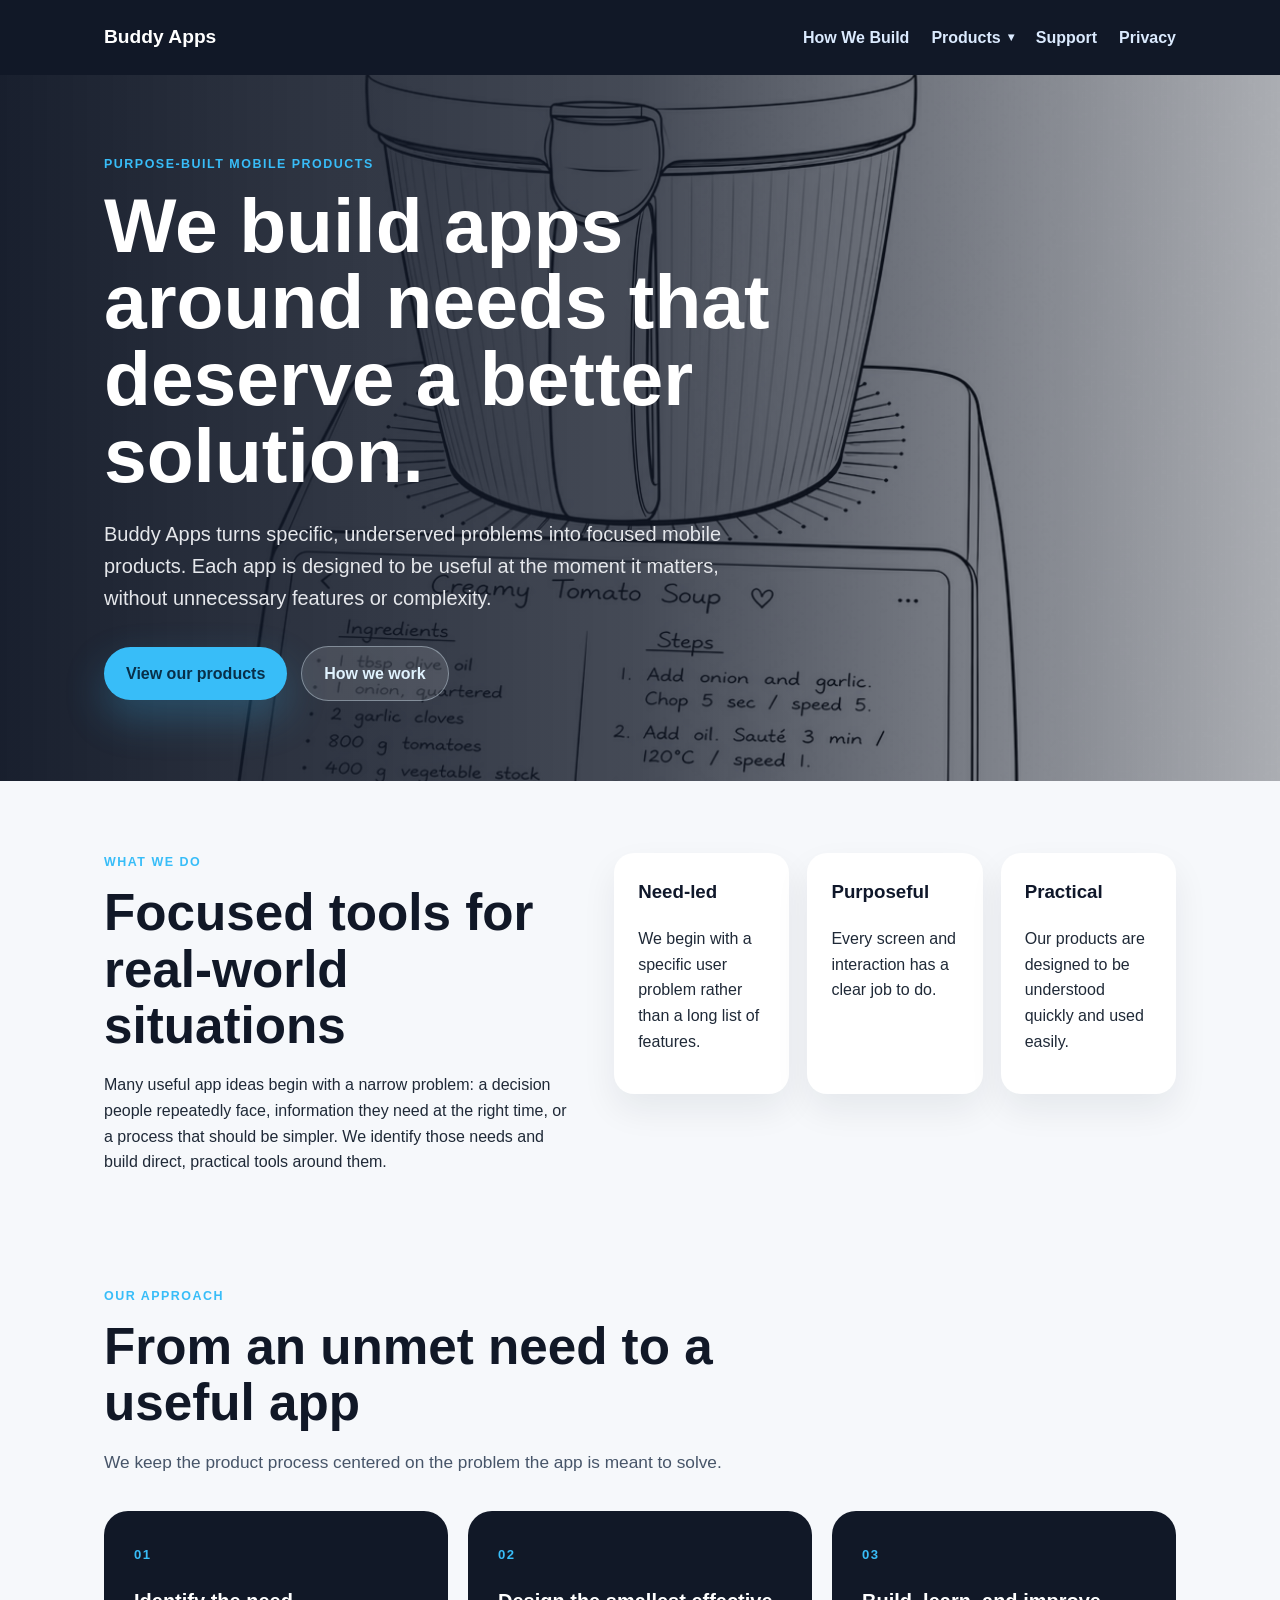
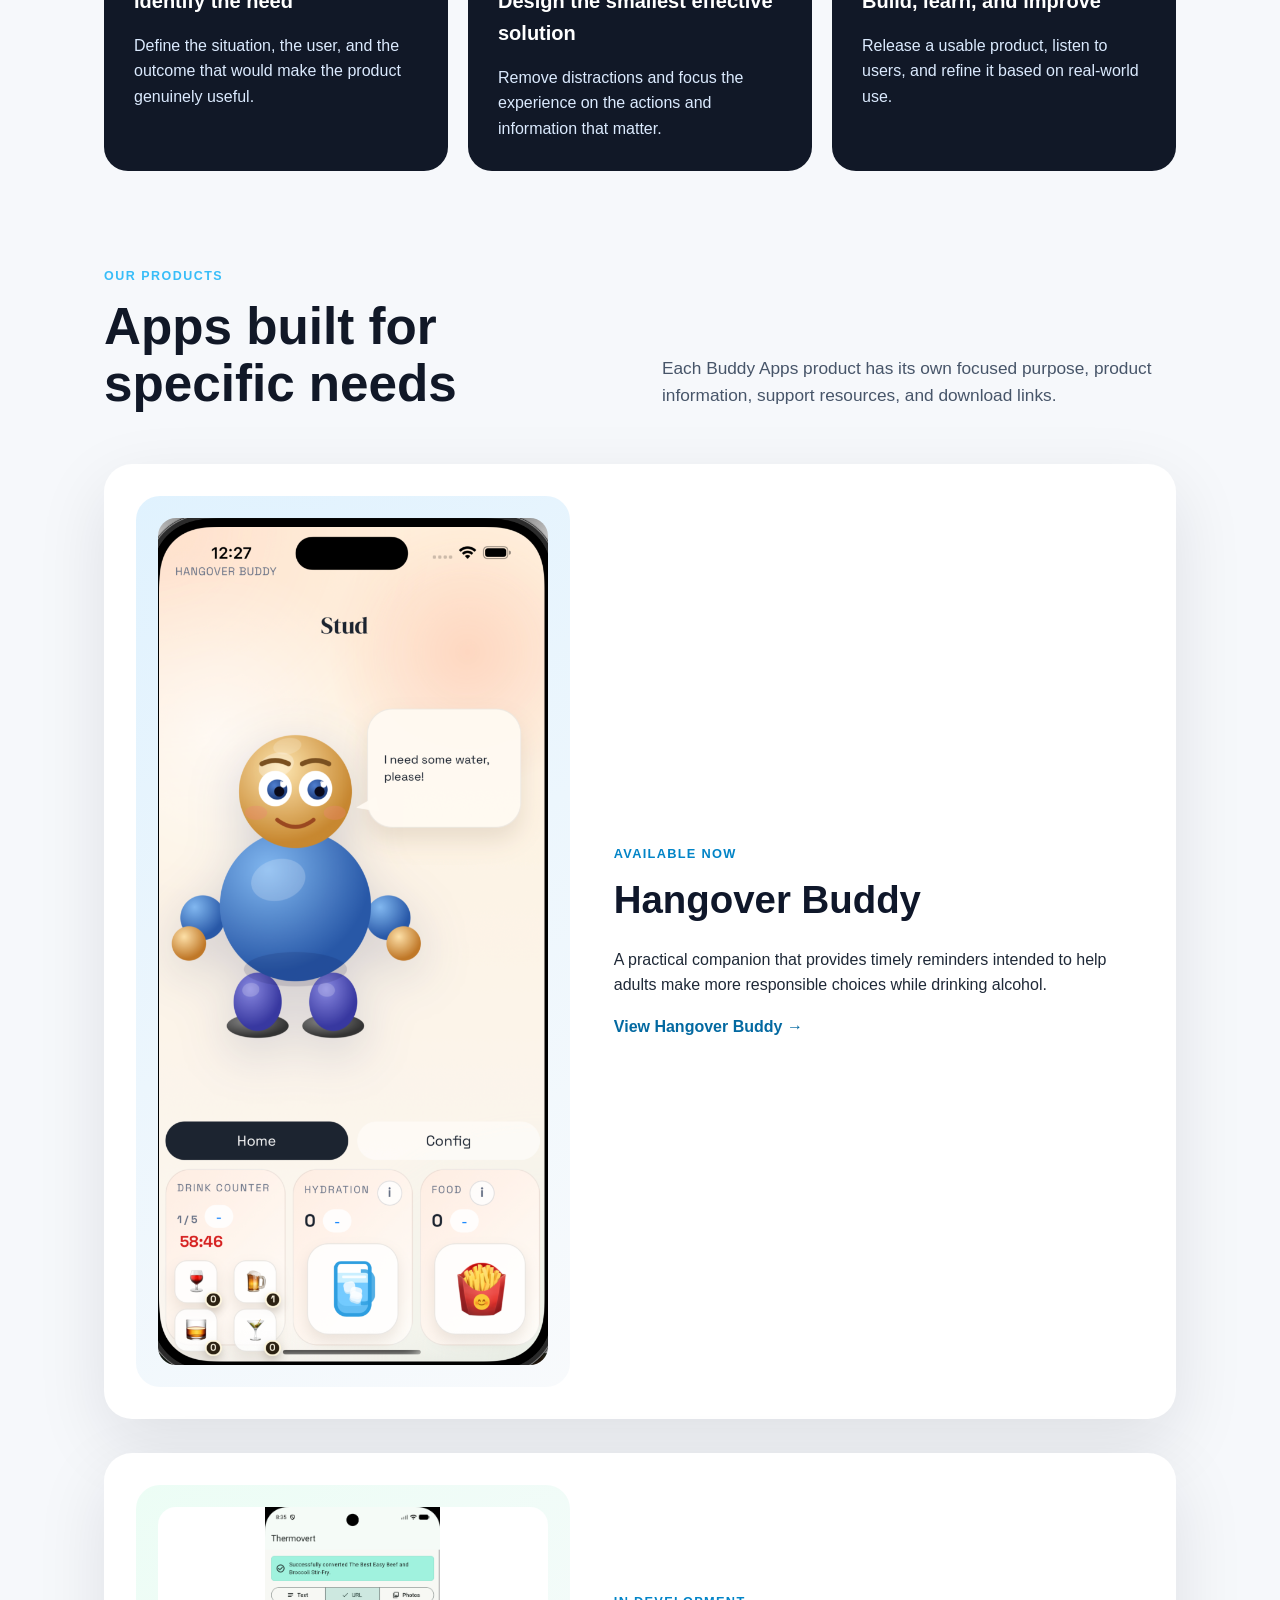
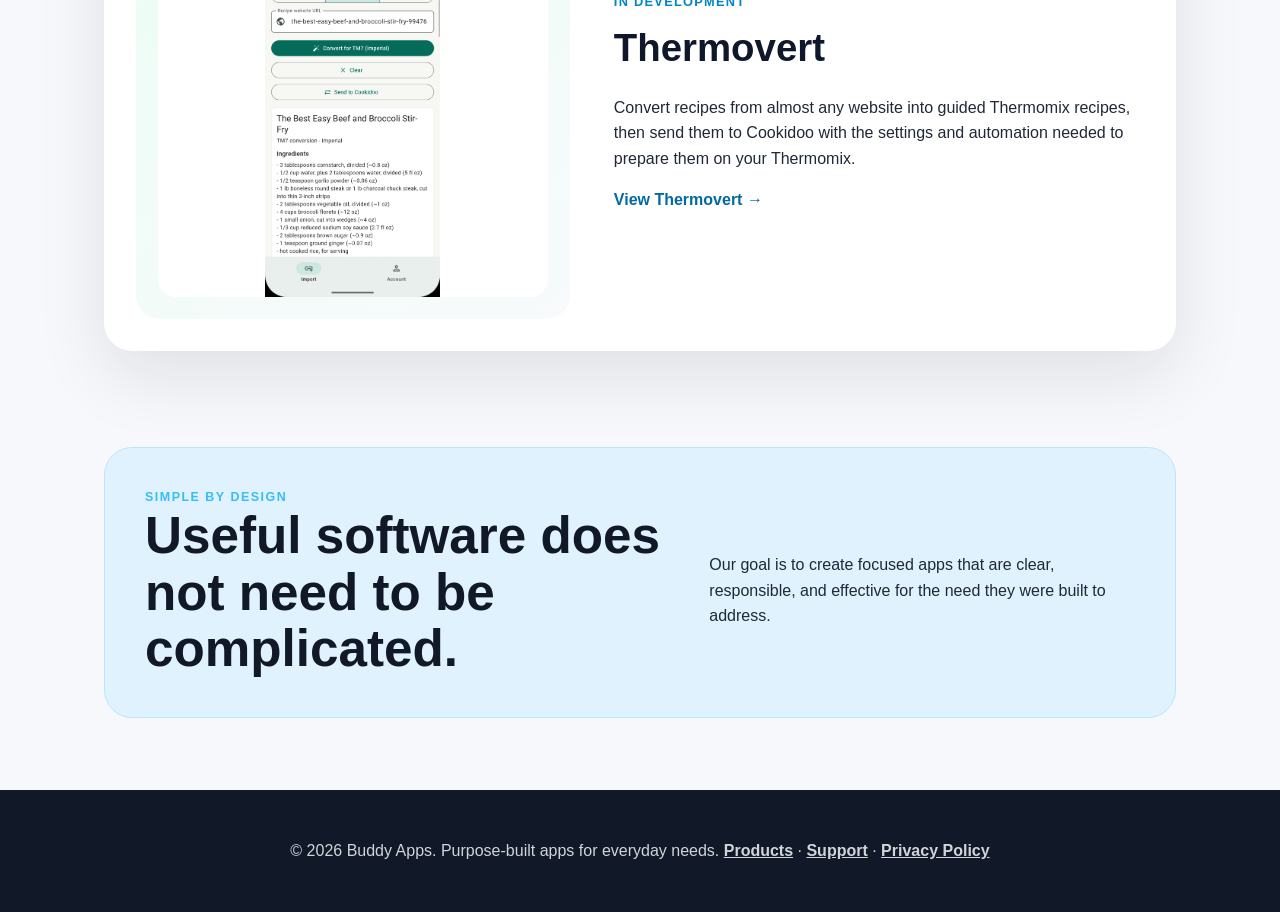
<file: index.html>
<!DOCTYPE html>
<html lang="en">
<head>
<meta charset="UTF-8">
<meta name="viewport" content="width=device-width, initial-scale=1.0">
<title>Buddy Apps | Purpose-Built Apps for Everyday Needs</title>
<meta name="robots" content="index, follow">
<meta name="description" content="Buddy Apps designs focused mobile apps that solve specific everyday problems with practical, easy-to-use tools.">
<link rel="canonical" href="https://ideabuddies.com/">
<link rel="sitemap" type="application/xml" href="/sitemap.xml">
<link rel="stylesheet" href="styles.css">
</head>
<body>
<header class="site-header">
<nav class="nav">
<a class="brand" href="/">Buddy Apps</a>
<div class="nav-actions">
<a class="nav-link" href="#approach">How We Build</a>
<details class="nav-dropdown">
<summary class="nav-link">Products</summary>
<div class="nav-dropdown-menu">
<a href="/products/hangover-buddy/">Hangover Buddy</a>
<a href="/products/thermovert/">Thermovert</a>
</div>
</details>
<a class="nav-link" href="/support/">Support</a>
<a class="nav-link" href="/privacy/">Privacy</a>
</div>
</nav>
<section class="hero business-hero">
<div class="hero-content">
<p class="eyebrow">Purpose-built mobile products</p>
<h1>We build apps around needs that deserve a better solution.</h1>
<p class="hero-text">
Buddy Apps turns specific, underserved problems into focused mobile products. Each app is designed to be useful at the moment it matters, without unnecessary features or complexity.
</p>
<div class="hero-actions">
<a class="button" href="#products">View our products</a>
<a class="button button-secondary" href="#approach">How we work</a>
</div>
</div>
</section>
</header>

<main>
<section class="intro company-intro">
<div>
<p class="eyebrow">What we do</p>
<h2>Focused tools for real-world situations</h2>
<p>
Many useful app ideas begin with a narrow problem: a decision people repeatedly face, information they need at the right time, or a process that should be simpler. We identify those needs and build direct, practical tools around them.
</p>
</div>
<div class="feature-grid">
<article>
<h3>Need-led</h3>
<p>We begin with a specific user problem rather than a long list of features.</p>
</article>
<article>
<h3>Purposeful</h3>
<p>Every screen and interaction has a clear job to do.</p>
</article>
<article>
<h3>Practical</h3>
<p>Our products are designed to be understood quickly and used easily.</p>
</article>
</div>
</section>

<section id="approach" class="approach-section">
<div class="section-heading">
<p class="eyebrow">Our approach</p>
<h2>From an unmet need to a useful app</h2>
<p>We keep the product process centered on the problem the app is meant to solve.</p>
</div>
<div class="process-grid">
<article>
<span class="process-number">01</span>
<h3>Identify the need</h3>
<p>Define the situation, the user, and the outcome that would make the product genuinely useful.</p>
</article>
<article>
<span class="process-number">02</span>
<h3>Design the smallest effective solution</h3>
<p>Remove distractions and focus the experience on the actions and information that matter.</p>
</article>
<article>
<span class="process-number">03</span>
<h3>Build, learn, and improve</h3>
<p>Release a usable product, listen to users, and refine it based on real-world use.</p>
</article>
</div>
</section>

<section id="products" class="products-section">
<div class="section-heading products-heading">
<div>
<p class="eyebrow">Our products</p>
<h2>Apps built for specific needs</h2>
</div>
<p>Each Buddy Apps product has its own focused purpose, product information, support resources, and download links.</p>
</div>
<div class="product-list">
<article class="product-card">
<div class="product-card-image">
<img src="images/hangover-buddy.png" alt="Hangover Buddy app preview">
</div>
<div class="product-card-copy">
<p class="product-label">Available now</p>
<h3>Hangover Buddy</h3>
<p>
A practical companion that provides timely reminders intended to help adults make more responsible choices while drinking alcohol.
</p>
<a class="text-link" href="/products/hangover-buddy/">View Hangover Buddy <span aria-hidden="true">→</span></a>
</div>
</article>

<article class="product-card product-card-thermovert">
<div class="product-card-image thermovert-card-image">
<img src="images/insidethermo.png" alt="Thermovert app showing a successfully converted recipe ready to send to Cookidoo">
</div>
<div class="product-card-copy">
<p class="product-label">In development</p>
<h3>Thermovert</h3>
<p>
Convert recipes from almost any website into guided Thermomix recipes, then send them to Cookidoo with the settings and automation needed to prepare them on your Thermomix.
</p>
<a class="text-link" href="/products/thermovert/">View Thermovert <span aria-hidden="true">→</span></a>
</div>
</article>
</div>
</section>

<section class="business-cta">
<div>
<p class="eyebrow">Simple by design</p>
<h2>Useful software does not need to be complicated.</h2>
</div>
<p>Our goal is to create focused apps that are clear, responsible, and effective for the need they were built to address.</p>
</section>
</main>

<footer>
<p>© 2026 Buddy Apps. Purpose-built apps for everyday needs. <a href="/#products">Products</a> · <a href="/support/">Support</a> · <a href="/privacy/">Privacy Policy</a></p>
</footer>
</body>
</html>
</file>
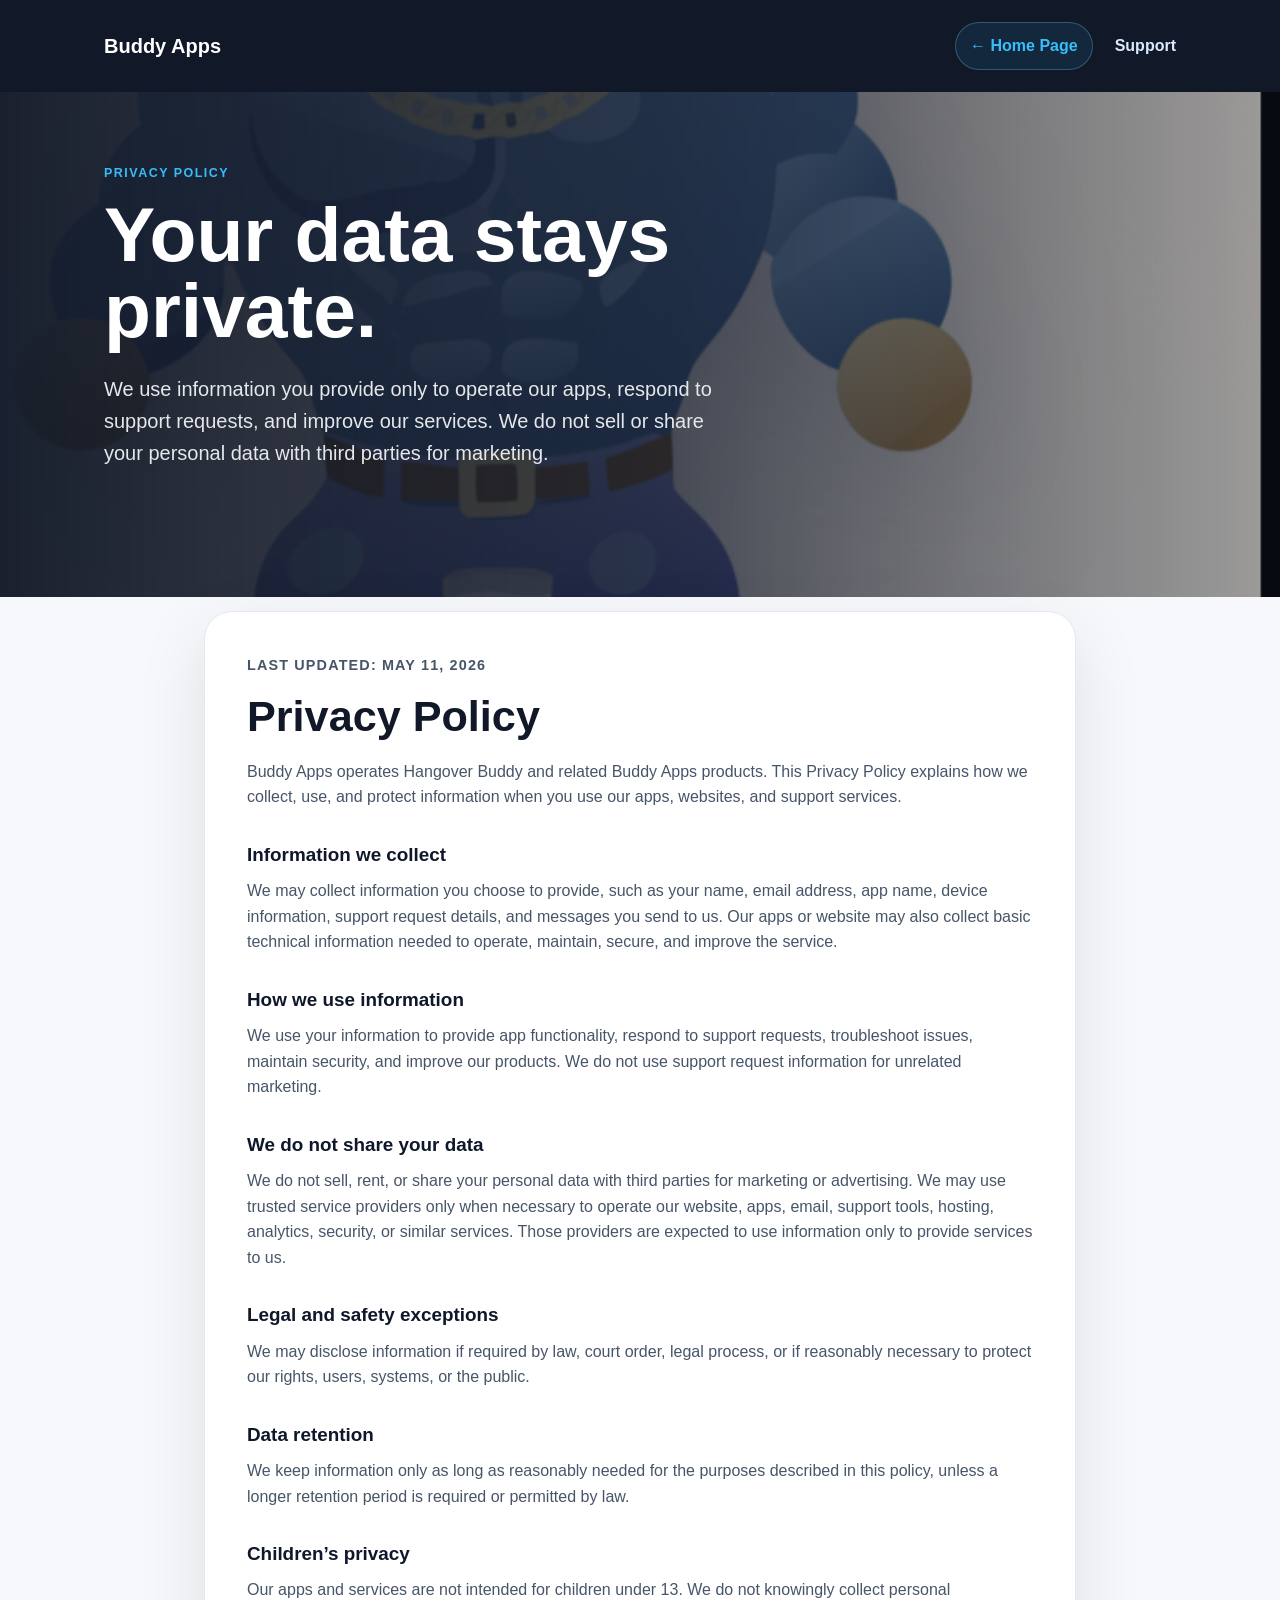
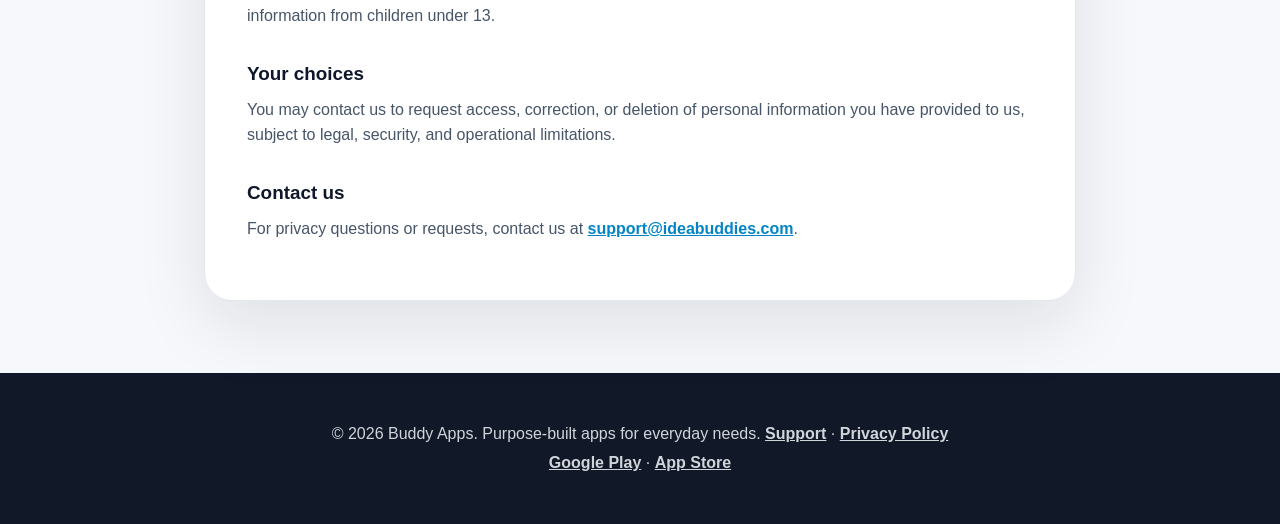
<file: privacy/index.html>
<!DOCTYPE html>
<html lang="en">
<head>
<meta charset="UTF-8">
<meta name="viewport" content="width=device-width, initial-scale=1.0">
<title>Privacy Policy | Buddy Apps</title>
<meta name="robots" content="index, follow">
<meta name="description" content="Privacy policy for Buddy Apps and Hangover Buddy.">
<link rel="canonical" href="https://ideabuddies.com/privacy/">
<link rel="sitemap" type="application/xml" href="/sitemap.xml">
<link rel="stylesheet" href="../styles.css">
</head>
<body>
<header class="site-header support-header">
<nav class="nav support-nav">
<a class="brand" href="/">Buddy Apps</a>
<div class="nav-actions">
<a class="nav-link back-link" href="/">← Home Page</a>
<a class="nav-link" href="/support/">Support</a>
</div>
</nav>
<section class="support-hero privacy-hero">
<div class="support-hero-content">
<p class="eyebrow">Privacy Policy</p>
<h1>Your data stays private.</h1>
<p class="hero-text">
We use information you provide only to operate our apps, respond to support requests, and improve our services. We do not sell or share your personal data with third parties for marketing.
</p>
</div>
</section>
</header>

<main class="support-main privacy-main">
<section class="privacy-policy support-card" aria-label="Privacy policy">
<p class="policy-updated">Last updated: May 11, 2026</p>

<h2>Privacy Policy</h2>
<p>
Buddy Apps operates Hangover Buddy and related Buddy Apps products. This Privacy Policy explains how we collect, use, and protect information when you use our apps, websites, and support services.
</p>

<h3>Information we collect</h3>
<p>
We may collect information you choose to provide, such as your name, email address, app name, device information, support request details, and messages you send to us. Our apps or website may also collect basic technical information needed to operate, maintain, secure, and improve the service.
</p>

<h3>How we use information</h3>
<p>
We use your information to provide app functionality, respond to support requests, troubleshoot issues, maintain security, and improve our products. We do not use support request information for unrelated marketing.
</p>

<h3>We do not share your data</h3>
<p>
We do not sell, rent, or share your personal data with third parties for marketing or advertising. We may use trusted service providers only when necessary to operate our website, apps, email, support tools, hosting, analytics, security, or similar services. Those providers are expected to use information only to provide services to us.
</p>

<h3>Legal and safety exceptions</h3>
<p>
We may disclose information if required by law, court order, legal process, or if reasonably necessary to protect our rights, users, systems, or the public.
</p>

<h3>Data retention</h3>
<p>
We keep information only as long as reasonably needed for the purposes described in this policy, unless a longer retention period is required or permitted by law.
</p>

<h3>Children’s privacy</h3>
<p>
Our apps and services are not intended for children under 13. We do not knowingly collect personal information from children under 13.
</p>

<h3>Your choices</h3>
<p>
You may contact us to request access, correction, or deletion of personal information you have provided to us, subject to legal, security, and operational limitations.
</p>

<h3>Contact us</h3>
<p>
For privacy questions or requests, contact us at <a href="mailto:support@ideabuddies.com">support@ideabuddies.com</a>.
</p>
</section>
</main>

<footer>
<p>© 2026 Buddy Apps. Purpose-built apps for everyday needs. <a href="/support/">Support</a> · <a href="/privacy/">Privacy Policy</a></p>
<p class="footer-install-links"><a href="https://play.google.com/store/apps/details?id=com.ideabuddies.hangoverbuddy&pcampaignid=web_share" target="_blank" rel="noopener">Google Play</a> · <a href="https://apps.apple.com/us/app/hangover-buddy/id6761398917" target="_blank" rel="noopener">App Store</a></p>
</footer>
</body>
</html>
</file>
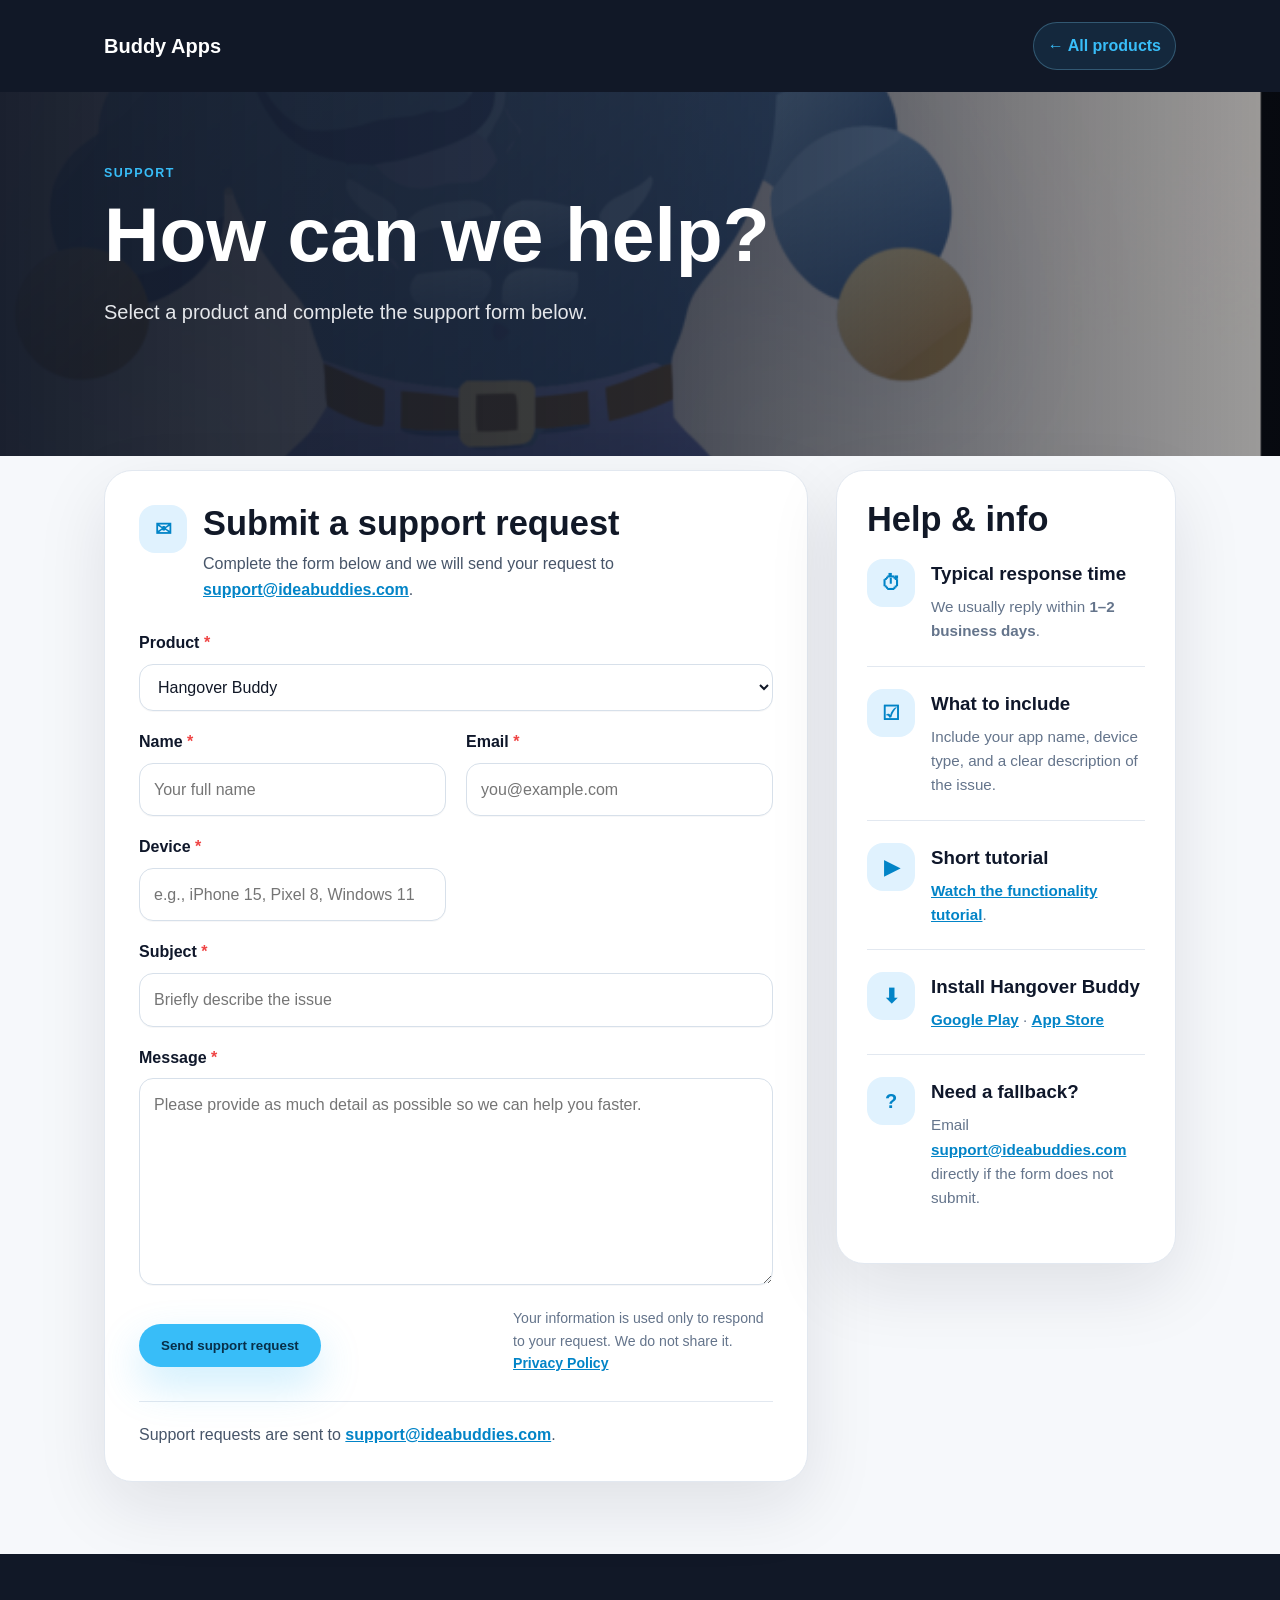
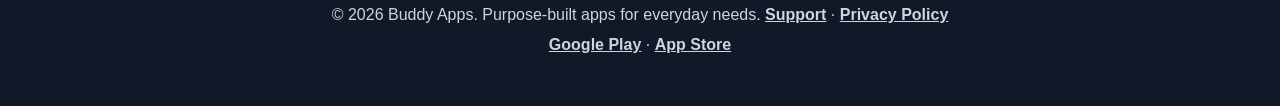
<file: support/index.html>
<!DOCTYPE html>
<html lang="en">
<head>
<meta charset="UTF-8">
<meta name="viewport" content="width=device-width, initial-scale=1.0">
<title>Support | Buddy Apps</title>
<meta name="robots" content="index, follow">
<meta name="description" content="Contact Buddy Apps support for help with Hangover Buddy or other Buddy Apps products.">
<link rel="canonical" href="https://ideabuddies.com/support/">
<link rel="sitemap" type="application/xml" href="/sitemap.xml">
<link rel="stylesheet" href="../styles.css">
<style>
[hidden] {
  display: none !important;
}
</style>

<style>
.selected-photo-list {
  list-style: none;
  margin: 0.5rem 0 0;
  padding: 0;
}
.selected-photo-item {
  align-items: center;
  display: flex;
  gap: 0.75rem;
  justify-content: space-between;
  padding: 0.4rem 0;
}
.selected-photo-remove {
  background: transparent;
  border: 1px solid currentColor;
  border-radius: 0.35rem;
  cursor: pointer;
  padding: 0.25rem 0.55rem;
}
</style>
</head>
<body>
<header class="site-header support-header">
<nav class="nav support-nav">
<a class="brand" href="/">Buddy Apps</a>
<a class="nav-link back-link" href="/#products">← All products</a>
</nav>
<section class="support-hero">
<div class="support-hero-content">
<p class="eyebrow">Support</p>
<h1>How can we help?</h1>
<p class="hero-text">
Select a product and complete the support form below.
</p>
</div>
</section>
</header>

<main class="support-main">
<section class="support-layout" aria-label="Support request form">
<div class="support-card support-form-card">
<div class="support-card-heading">
<div class="support-icon" aria-hidden="true">✉</div>
<div>
<h2 id="support-form-title">Submit a support request</h2>
<p>
Complete the form below and we will send your request to
<a href="mailto:support@ideabuddies.com">support@ideabuddies.com</a>.
</p>
</div>
</div>

<form class="support-form" id="support-form">
<div class="field-group product-support-selector">
<label for="product-selector">Product <span aria-hidden="true">*</span></label>
<select id="product-selector" required>
<option value="hangover-buddy">Hangover Buddy</option>
<option value="thermovert">Thermovert</option>
</select>
</div>

<div class="form-status" id="form-status" role="status" aria-live="polite"></div>

<div class="form-grid two-columns">
<div class="field-group">
<label for="name">Name <span aria-hidden="true">*</span></label>
<input id="name" name="name" type="text" placeholder="Your full name" autocomplete="name" required>
</div>

<div class="field-group">
<label for="email">Email <span aria-hidden="true">*</span></label>
<input id="email" name="email" type="email" placeholder="you@example.com" autocomplete="email" required>
</div>

<input id="app" name="app" type="hidden" value="Hangover Buddy">

<div class="field-group">
<label for="device">Device <span class="required">*</span></label>
<input id="device" name="device" type="text" placeholder="e.g., iPhone 15, Pixel 8, Windows 11" autocomplete="off" required aria-required="true">
</div>
</div>

<div class="field-group" id="thermovert-topic-group" hidden>
<label for="topic">Topic <span aria-hidden="true">*</span></label>
<select id="topic" name="topic">
<option value="">Select a topic</option>
<option value="URL Conversion">URL Conversion</option>
<option value="Text Conversion">Text Conversion</option>
<option value="Photo Conversion">Photo Conversion</option>
<option value="Cookidoo Connection">Cookidoo Connection</option>
</select>
</div>

<div id="topic-details" hidden>
<div class="field-group topic-detail" id="url-conversion-fields" hidden>
<label for="recipe-url">Recipe URL <span aria-hidden="true">*</span></label>
<input id="recipe-url" name="recipe_url" type="url" placeholder="https://example.com/recipe" inputmode="url">
</div>

<div class="field-group topic-detail" id="text-conversion-fields" hidden>
<label for="recipe-text">Recipe text <span aria-hidden="true">*</span></label>
<textarea id="recipe-text" name="recipe_text" rows="10" maxlength="2000" placeholder="Paste the recipe text here (maximum 2,000 characters)."></textarea>
<p class="privacy-note"><span id="recipe-text-count">0</span>/2000 characters</p>
</div>

<div class="field-group topic-detail" id="photo-conversion-fields" hidden>
<label for="recipe-photos">Recipe photos <span aria-hidden="true">*</span></label>
<input id="recipe-photos" name="recipe_photos" type="file" accept="image/*" multiple>
<p class="privacy-note">Add up to 5 photos. You can select several at once or add them in separate selections. Each photo must be 5 MB or smaller.</p>
<div id="selected-photo-summary" class="privacy-note" aria-live="polite">No photos selected.</div>
<ul id="selected-photo-list" class="selected-photo-list"></ul>
</div>

<div class="topic-detail" id="cookidoo-connection-fields" hidden>
<div class="field-group">
<label for="cookidoo-url">Cookidoo web address</label>
<input id="cookidoo-url" name="cookidoo_url" type="url" placeholder="https://cookidoo.com/..." inputmode="url">
<p class="privacy-note">Enter the Cookidoo web address you use, when applicable.</p>
</div>
<div class="form-grid two-columns">
<div class="field-group">
<label for="cookidoo-country">Country <span aria-hidden="true">*</span></label>
<input id="cookidoo-country" name="cookidoo_country" type="text" placeholder="e.g., United States" autocomplete="country-name">
</div>
<div class="field-group">
<label for="cookidoo-language">Language <span aria-hidden="true">*</span></label>
<input id="cookidoo-language" name="cookidoo_language" type="text" placeholder="e.g., English" autocomplete="language">
</div>
</div>
</div>
</div>

<div class="field-group">
<label for="subject">Subject <span aria-hidden="true">*</span></label>
<input id="subject" name="subject" type="text" placeholder="Briefly describe the issue" required>
</div>

<div class="field-group">
<label for="message">Message <span aria-hidden="true">*</span></label>
<textarea id="message" name="message" rows="7" placeholder="Please provide as much detail as possible so we can help you faster." required></textarea>
</div>

<div class="support-actions">
<button class="button form-button" id="submit-button" type="submit">Send support request</button>
<p class="privacy-note">Your information is used only to respond to your request. We do not share it. <a href="/privacy/">Privacy Policy</a></p>
</div>
</form>

<p class="support-delivery-note">Support requests are sent to <a href="mailto:support@ideabuddies.com">support@ideabuddies.com</a>.</p>
</div>

<aside class="support-card support-info-card" aria-label="Support information">
<h2>Help & info</h2>
<div class="info-item">
<div class="info-icon" aria-hidden="true">⏱</div>
<div>
<h3>Typical response time</h3>
<p>We usually reply within <strong>1–2 business days</strong>.</p>
</div>
</div>
<div class="info-item">
<div class="info-icon" aria-hidden="true">☑</div>
<div>
<h3>What to include</h3>
<p>Include your app name, device type, and a clear description of the issue.</p>
</div>
</div>
<div class="info-item">
<div class="info-icon" aria-hidden="true">▶</div>
<div>
<h3>Short tutorial</h3>
<p><a href="https://drive.google.com/file/d/1BQljzvUX6_JRI_TrVb7ckaOZ7CY3S3zD/view?usp=sharing" target="_blank" rel="noopener">Watch the functionality tutorial</a>.</p>
</div>
</div>
<div class="info-item">
<div class="info-icon" aria-hidden="true">⬇</div>
<div>
<h3>Install Hangover Buddy</h3>
<p><a href="https://play.google.com/store/apps/details?id=com.ideabuddies.hangoverbuddy&pcampaignid=web_share" target="_blank" rel="noopener">Google Play</a> · <a href="https://apps.apple.com/us/app/hangover-buddy/id6761398917" target="_blank" rel="noopener">App Store</a></p>
</div>
</div>
<div class="info-item">
<div class="info-icon" aria-hidden="true">?</div>
<div>
<h3>Need a fallback?</h3>
<p>Email <a href="mailto:support@ideabuddies.com">support@ideabuddies.com</a> directly if the form does not submit.</p>
</div>
</div>
</aside>
</section>
</main>

<footer>
<p>© 2026 Buddy Apps. Purpose-built apps for everyday needs. <a href="/support/">Support</a> · <a href="/privacy/">Privacy Policy</a></p>
<p class="footer-install-links"><a href="https://play.google.com/store/apps/details?id=com.ideabuddies.hangoverbuddy&pcampaignid=web_share" target="_blank" rel="noopener">Google Play</a> · <a href="https://apps.apple.com/us/app/hangover-buddy/id6761398917" target="_blank" rel="noopener">App Store</a></p>
</footer>

<script>
const SUPPORT_ENDPOINT = "https://ideabuddies.com/api/support";

const supportForm = document.getElementById("support-form");
const submitButton = document.getElementById("submit-button");
const formStatus = document.getElementById("form-status");
const productSelector = document.getElementById("product-selector");
const appField = document.getElementById("app");
const topicGroup = document.getElementById("thermovert-topic-group");
const topicField = document.getElementById("topic");
const topicDetails = document.getElementById("topic-details");
const formTitle = document.getElementById("support-form-title");
const recipeUrlField = document.getElementById("recipe-url");
const recipeTextField = document.getElementById("recipe-text");
const recipeTextCount = document.getElementById("recipe-text-count");
const recipePhotosField = document.getElementById("recipe-photos");
const selectedPhotoSummary = document.getElementById("selected-photo-summary");
const selectedPhotoList = document.getElementById("selected-photo-list");
let selectedPhotoFiles = [];
const cookidooUrlField = document.getElementById("cookidoo-url");
const cookidooCountryField = document.getElementById("cookidoo-country");
const cookidooLanguageField = document.getElementById("cookidoo-language");

const TOPIC_FIELD_GROUPS = {
  "URL Conversion": document.getElementById("url-conversion-fields"),
  "Text Conversion": document.getElementById("text-conversion-fields"),
  "Photo Conversion": document.getElementById("photo-conversion-fields"),
  "Cookidoo Connection": document.getElementById("cookidoo-connection-fields")
};

const PRODUCT_CONFIG = {
  "hangover-buddy": { name: "Hangover Buddy", title: "Submit a support request" },
  "thermovert": { name: "Thermovert", title: "Thermovert support request" }
};

function normalizeProduct(value) {
  const normalized = String(value || "").trim().toLowerCase();
  if (["thermovert", "thermo-vert"].includes(normalized)) return "thermovert";
  if (["hangover-buddy", "hangoverbuddy", "hangover buddy"].includes(normalized)) return "hangover-buddy";
  return "hangover-buddy";
}

function updateTopicFields() {
  const isThermovert = productSelector.value === "thermovert";
  const selectedTopic = isThermovert ? topicField.value : "";
  topicGroup.hidden = !isThermovert;
  topicField.disabled = !isThermovert;
  topicDetails.hidden = !isThermovert || !selectedTopic;

  Object.entries(TOPIC_FIELD_GROUPS).forEach(([topic, group]) => {
    group.hidden = topic !== selectedTopic;
  });

  recipeUrlField.required = selectedTopic === "URL Conversion";
  recipeTextField.required = selectedTopic === "Text Conversion";
  // Photo selection is validated against selectedPhotoFiles because the picker
  // is cleared after each selection to allow users to add more files.
  recipePhotosField.required = false;
  cookidooCountryField.required = selectedTopic === "Cookidoo Connection";
  cookidooLanguageField.required = selectedTopic === "Cookidoo Connection";
}

function setProduct(product, updateUrl = true) {
  const key = normalizeProduct(product);
  const config = PRODUCT_CONFIG[key];
  const isThermovert = key === "thermovert";

  productSelector.value = key;
  appField.value = config.name;
  formTitle.textContent = config.title;
  topicGroup.hidden = !isThermovert;
  topicField.required = isThermovert;
  topicField.disabled = !isThermovert;
  if (!isThermovert) topicField.value = "";
  updateTopicFields();

  if (updateUrl) {
    const url = new URL(window.location.href);
    url.searchParams.set("product", key);
    url.hash = "";
    window.history.replaceState({}, "", url);
  }
}

const initialUrl = new URL(window.location.href);
const initialProduct = initialUrl.searchParams.get("product") || initialUrl.hash.replace(/^#/, "");
setProduct(initialProduct, false);

productSelector.addEventListener("change", () => {
  setProduct(productSelector.value, true);
});

topicField.addEventListener("change", updateTopicFields);
recipeTextField.addEventListener("input", () => {
  recipeTextCount.textContent = String(recipeTextField.value.length);
});


function photoKey(file) {
  return `${file.name}:${file.size}:${file.lastModified}`;
}

function renderSelectedPhotos() {
  selectedPhotoList.textContent = "";
  selectedPhotoSummary.textContent = selectedPhotoFiles.length
    ? `${selectedPhotoFiles.length} of 5 photos selected.`
    : "No photos selected.";

  selectedPhotoFiles.forEach((file, index) => {
    const item = document.createElement("li");
    item.className = "selected-photo-item";

    const name = document.createElement("span");
    name.textContent = `${file.name} (${(file.size / 1024 / 1024).toFixed(2)} MB)`;

    const removeButton = document.createElement("button");
    removeButton.type = "button";
    removeButton.className = "selected-photo-remove";
    removeButton.textContent = "Remove";
    removeButton.setAttribute("aria-label", `Remove ${file.name}`);
    removeButton.addEventListener("click", () => {
      selectedPhotoFiles.splice(index, 1);
      renderSelectedPhotos();
    });

    item.append(name, removeButton);
    selectedPhotoList.appendChild(item);
  });
}

recipePhotosField.addEventListener("change", () => {
  const newFiles = Array.from(recipePhotosField.files || []);
  const existingKeys = new Set(selectedPhotoFiles.map(photoKey));

  for (const file of newFiles) {
    if (selectedPhotoFiles.length >= 5) {
      formStatus.textContent = "A maximum of 5 photos may be attached.";
      formStatus.className = "form-status visible error";
      break;
    }

    if (file.size > 5 * 1024 * 1024) {
      formStatus.textContent = `${file.name} is larger than 5 MB and was not added.`;
      formStatus.className = "form-status visible error";
      continue;
    }

    const key = photoKey(file);
    if (!existingKeys.has(key)) {
      selectedPhotoFiles.push(file);
      existingKeys.add(key);
    }
  }

  // Allow selecting the same file again after it has been removed.
  recipePhotosField.value = "";
  renderSelectedPhotos();
});

renderSelectedPhotos();

function fileToPhotoPayload(file) {
  return new Promise((resolve, reject) => {
    const reader = new FileReader();

    reader.onload = () => {
      if (typeof reader.result !== "string") {
        reject(new Error(`Unable to read ${file.name}`));
        return;
      }

      resolve({
        name: file.name,
        type: file.type || "application/octet-stream",
        size: file.size,
        data: reader.result
      });
    };

    reader.onerror = () => {
      reject(reader.error || new Error(`Unable to read ${file.name}`));
    };

    reader.readAsDataURL(file);
  });
}

supportForm.addEventListener("submit", async (event) => {
  event.preventDefault();

  const deviceField = document.getElementById("device");
  if (!deviceField.value.trim()) {
    deviceField.setCustomValidity("Please enter the device you are using.");
    deviceField.reportValidity();
    deviceField.addEventListener("input", () => deviceField.setCustomValidity(""), { once: true });
    return;
  }

  const selectedTopic = topicField.value;
  const selectedPhotos = [...selectedPhotoFiles];
  if (selectedTopic === "Photo Conversion") {
    if (selectedPhotos.length === 0) {
      formStatus.textContent = "Please add at least one photo.";
      formStatus.className = "form-status visible error";
      return;
    }
    if (selectedPhotos.length > 5) {
      formStatus.textContent = "Please select no more than 5 photos.";
      formStatus.className = "form-status visible error";
      return;
    }
    const oversizedPhoto = selectedPhotos.find((file) => file.size > 5 * 1024 * 1024);
    if (oversizedPhoto) {
      formStatus.textContent = `${oversizedPhoto.name} is larger than 5 MB.`;
      formStatus.className = "form-status visible error";
      return;
    }
  }

  formStatus.textContent = "Sending support request...";
  formStatus.className = "form-status visible";
  submitButton.disabled = true;

  const formData = new FormData(supportForm);
  const device = String(formData.get("device") || "").trim();
  const message = String(formData.get("message") || "").trim();
  const additionalLines = [];
  const additionalInfo = {};

  if (selectedTopic === "URL Conversion") {
    additionalInfo.recipeUrl = recipeUrlField.value.trim();
    additionalLines.push(`Recipe URL: ${additionalInfo.recipeUrl}`);
  } else if (selectedTopic === "Text Conversion") {
    additionalInfo.recipeText = recipeTextField.value.trim();
    additionalLines.push(`Recipe text:
${additionalInfo.recipeText}`);
  } else if (selectedTopic === "Cookidoo Connection") {
    additionalInfo.cookidooUrl = cookidooUrlField.value.trim();
    additionalInfo.country = cookidooCountryField.value.trim();
    additionalInfo.language = cookidooLanguageField.value.trim();
    if (additionalInfo.cookidooUrl) additionalLines.push(`Cookidoo URL: ${additionalInfo.cookidooUrl}`);
    additionalLines.push(`Country: ${additionalInfo.country}`);
    additionalLines.push(`Language: ${additionalInfo.language}`);
  }

  let photos = [];
  if (selectedTopic === "Photo Conversion") {
    try {
      photos = await Promise.all(selectedPhotos.map(fileToPhotoPayload));
      additionalInfo.photoCount = photos.length;
      additionalLines.push(`Photos attached: ${photos.map((photo) => photo.name).join(", ")}`);
    } catch (error) {
      formStatus.textContent = "One or more photos could not be read. Please try again.";
      formStatus.className = "form-status visible error";
      submitButton.disabled = false;
      return;
    }
  }

  const payload = {
    name: formData.get("name"),
    email: formData.get("email"),
    app: formData.get("app"),
    topic: selectedTopic || "",
    device,
    subject: formData.get("subject"),
    message: `${selectedTopic ? `Topic: ${selectedTopic}\n` : ""}Device: ${device}${additionalLines.length ? `\n${additionalLines.join("\n")}` : ""}

${message}`,
    additionalInfo,
    photos,
    page: window.location.href
  };

  try {
    const response = await fetch(SUPPORT_ENDPOINT, {
      method: "POST",
      headers: {
        "Content-Type": "application/json"
      },
      body: JSON.stringify(payload)
    });

    if (!response.ok) {
      throw new Error("Request failed");
    }

    formStatus.textContent = "Support request submitted.";
    formStatus.className = "form-status visible success";
    const selectedProduct = productSelector.value;
    supportForm.reset();
    selectedPhotoFiles = [];
    renderSelectedPhotos();
    recipeTextCount.textContent = "0";
    setProduct(selectedProduct, false);
  } catch (error) {
    formStatus.textContent = "There was a problem submitting your request. Email support@ideabuddies.com directly if this continues.";
    formStatus.className = "form-status visible error";
  } finally {
    submitButton.disabled = false;
  }
});
</script>
</body>
</html>
</file>
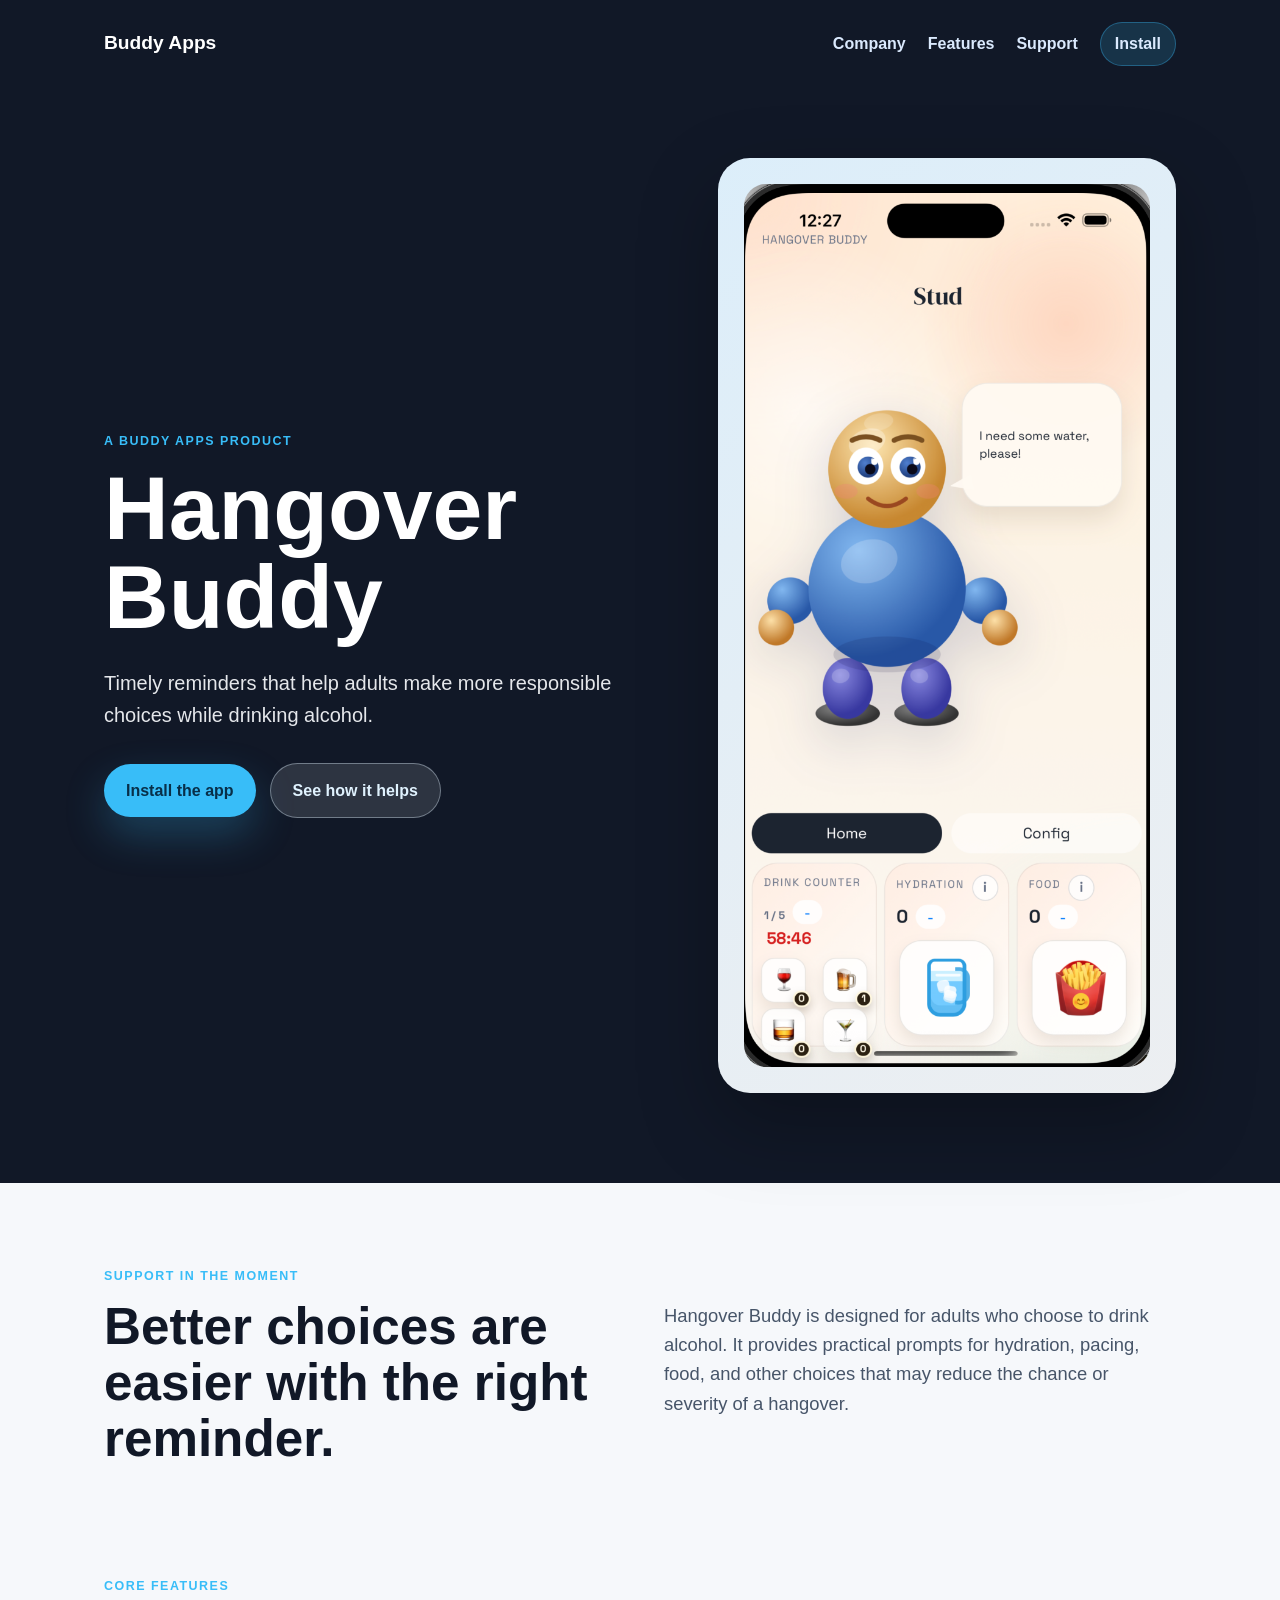
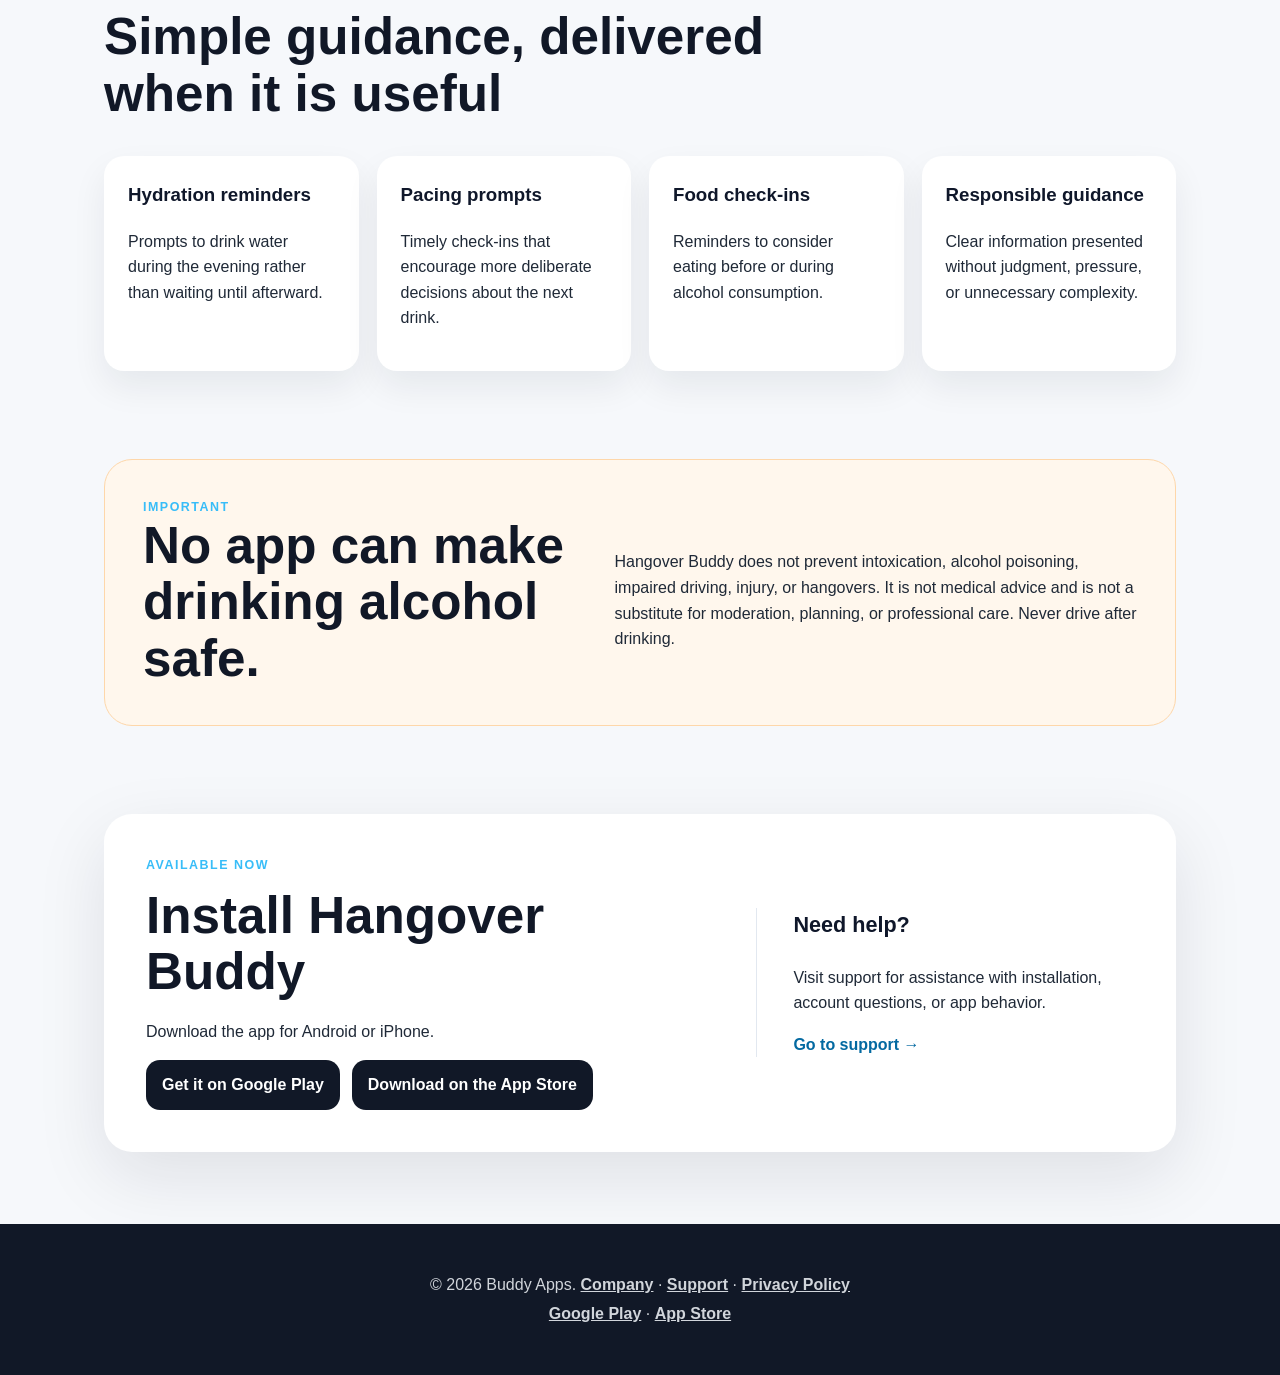
<file: products/hangover-buddy/index.html>
<!DOCTYPE html>
<html lang="en">
<head>
<meta charset="UTF-8">
<meta name="viewport" content="width=device-width, initial-scale=1.0">
<title>Hangover Buddy | Buddy Apps</title>
<meta name="robots" content="index, follow">
<meta name="description" content="Hangover Buddy provides timely reminders for hydration, pacing, food, and other responsible choices while drinking alcohol.">
<link rel="canonical" href="https://ideabuddies.com/products/hangover-buddy/">
<link rel="sitemap" type="application/xml" href="/sitemap.xml">
<link rel="stylesheet" href="../../styles.css">
</head>
<body>
<header class="site-header product-header">
<nav class="nav">
<a class="brand" href="/">Buddy Apps</a>
<div class="nav-actions">
<a class="nav-link" href="/">Company</a>
<a class="nav-link" href="#features">Features</a>
<a class="nav-link" href="/support/">Support</a>
<a class="nav-link install-nav-link" href="#install">Install</a>
</div>
</nav>
<section class="product-hero">
<div class="product-hero-copy">
<p class="eyebrow">A Buddy Apps product</p>
<h1>Hangover Buddy</h1>
<p class="hero-text">
Timely reminders that help adults make more responsible choices while drinking alcohol.
</p>
<div class="hero-actions">
<a class="button" href="#install">Install the app</a>
<a class="button button-secondary" href="#features">See how it helps</a>
</div>
</div>
<div class="product-hero-image">
<img src="../../images/hangover-buddy.png" alt="Hangover Buddy app preview">
</div>
</section>
</header>

<main class="product-main">
<section class="product-intro">
<div>
<p class="eyebrow">Support in the moment</p>
<h2>Better choices are easier with the right reminder.</h2>
</div>
<p>
Hangover Buddy is designed for adults who choose to drink alcohol. It provides practical prompts for hydration, pacing, food, and other choices that may reduce the chance or severity of a hangover.
</p>
</section>

<section id="features" class="feature-section">
<div class="section-heading">
<p class="eyebrow">Core features</p>
<h2>Simple guidance, delivered when it is useful</h2>
</div>
<div class="feature-grid four-up">
<article>
<h3>Hydration reminders</h3>
<p>Prompts to drink water during the evening rather than waiting until afterward.</p>
</article>
<article>
<h3>Pacing prompts</h3>
<p>Timely check-ins that encourage more deliberate decisions about the next drink.</p>
</article>
<article>
<h3>Food check-ins</h3>
<p>Reminders to consider eating before or during alcohol consumption.</p>
</article>
<article>
<h3>Responsible guidance</h3>
<p>Clear information presented without judgment, pressure, or unnecessary complexity.</p>
</article>
</div>
</section>

<section class="responsibility-panel">
<div>
<p class="eyebrow">Important</p>
<h2>No app can make drinking alcohol safe.</h2>
</div>
<p>
Hangover Buddy does not prevent intoxication, alcohol poisoning, impaired driving, injury, or hangovers. It is not medical advice and is not a substitute for moderation, planning, or professional care. Never drive after drinking.
</p>
</section>

<section id="install" class="install-section">
<div class="install-copy">
<p class="eyebrow">Available now</p>
<h2>Install Hangover Buddy</h2>
<p>Download the app for Android or iPhone.</p>
<div class="store-links">
<a class="store-link" href="https://play.google.com/store/apps/details?id=com.ideabuddies.hangoverbuddy&amp;pcampaignid=web_share" target="_blank" rel="noopener">Get it on Google Play</a>
<a class="store-link" href="https://apps.apple.com/us/app/hangover-buddy/id6761398917" target="_blank" rel="noopener">Download on the App Store</a>
</div>
</div>
<div class="install-support">
<h3>Need help?</h3>
<p>Visit support for assistance with installation, account questions, or app behavior.</p>
<a class="text-link" href="/support/">Go to support <span aria-hidden="true">→</span></a>
</div>
</section>
</main>

<footer>
<p>© 2026 Buddy Apps. <a href="/">Company</a> · <a href="/support/">Support</a> · <a href="/privacy/">Privacy Policy</a></p>
<p class="footer-install-links"><a href="https://play.google.com/store/apps/details?id=com.ideabuddies.hangoverbuddy&amp;pcampaignid=web_share" target="_blank" rel="noopener">Google Play</a> · <a href="https://apps.apple.com/us/app/hangover-buddy/id6761398917" target="_blank" rel="noopener">App Store</a></p>
</footer>
</body>
</html>
</file>
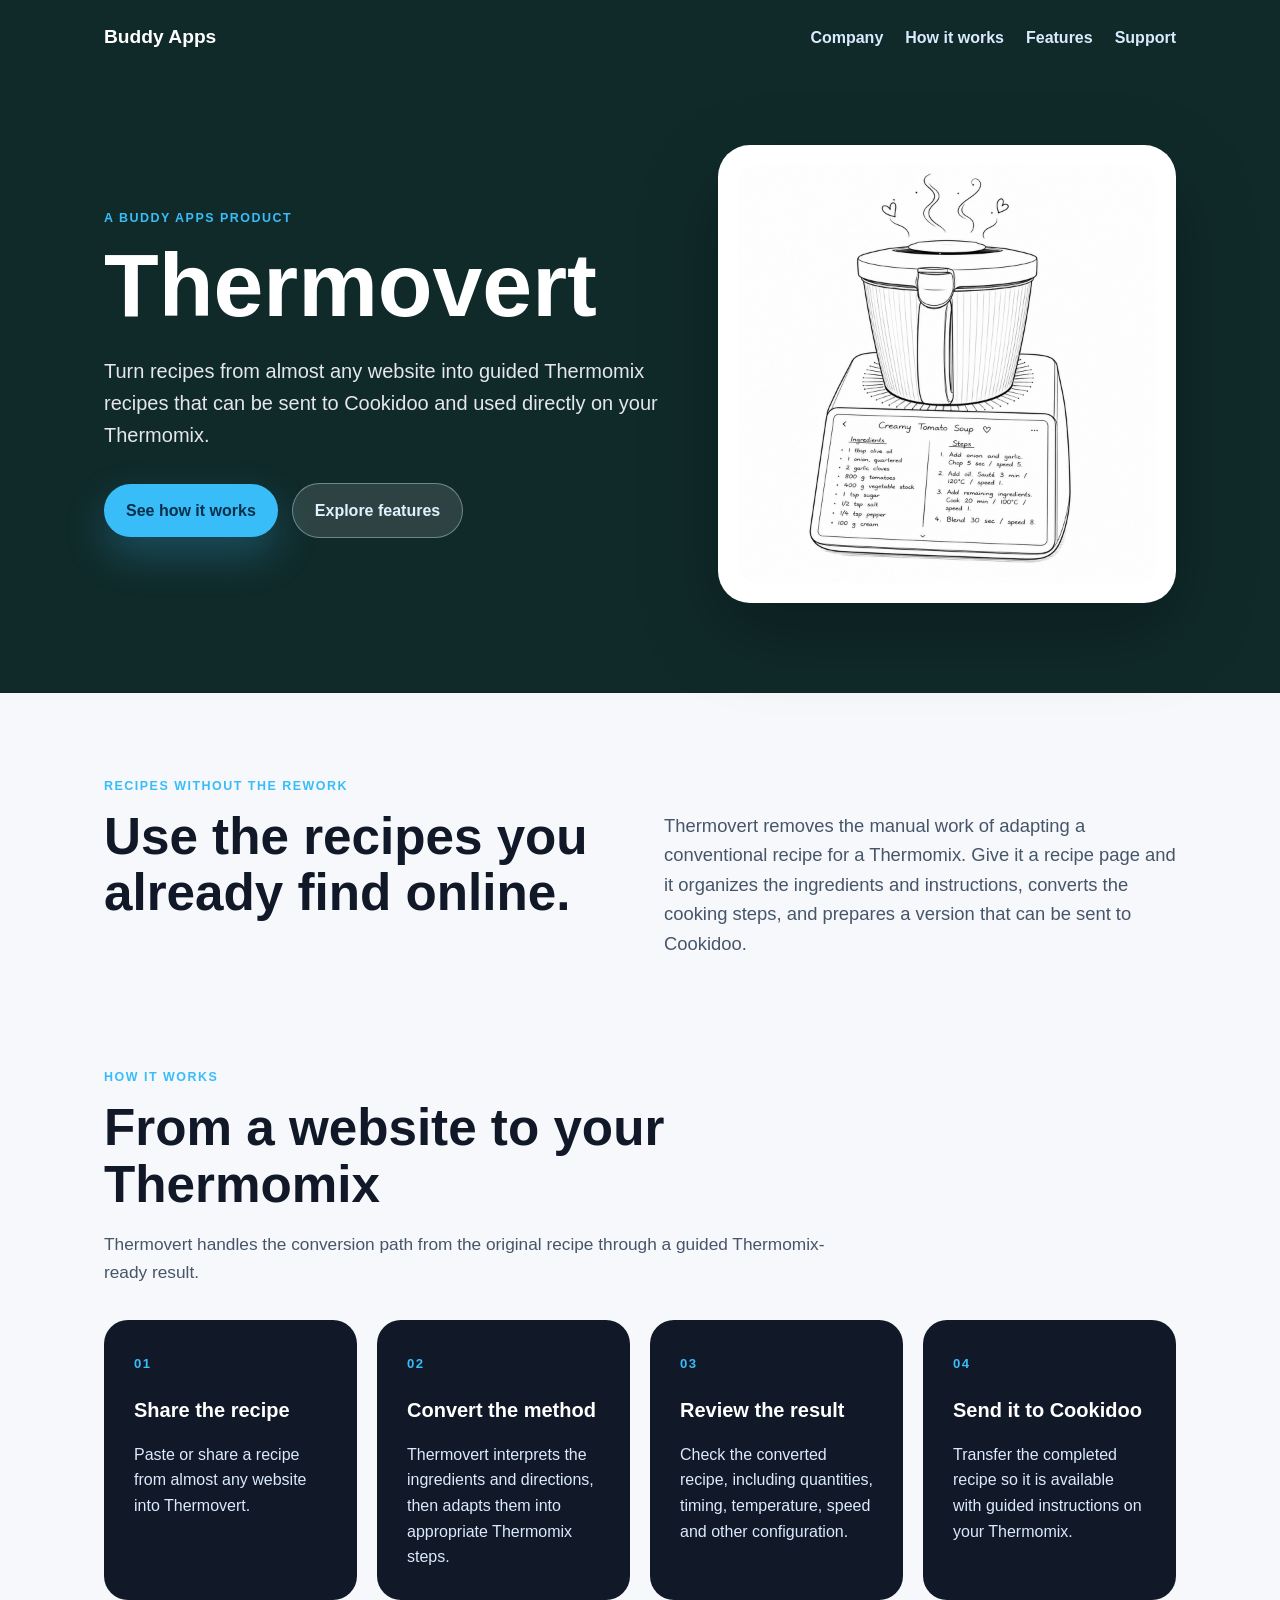
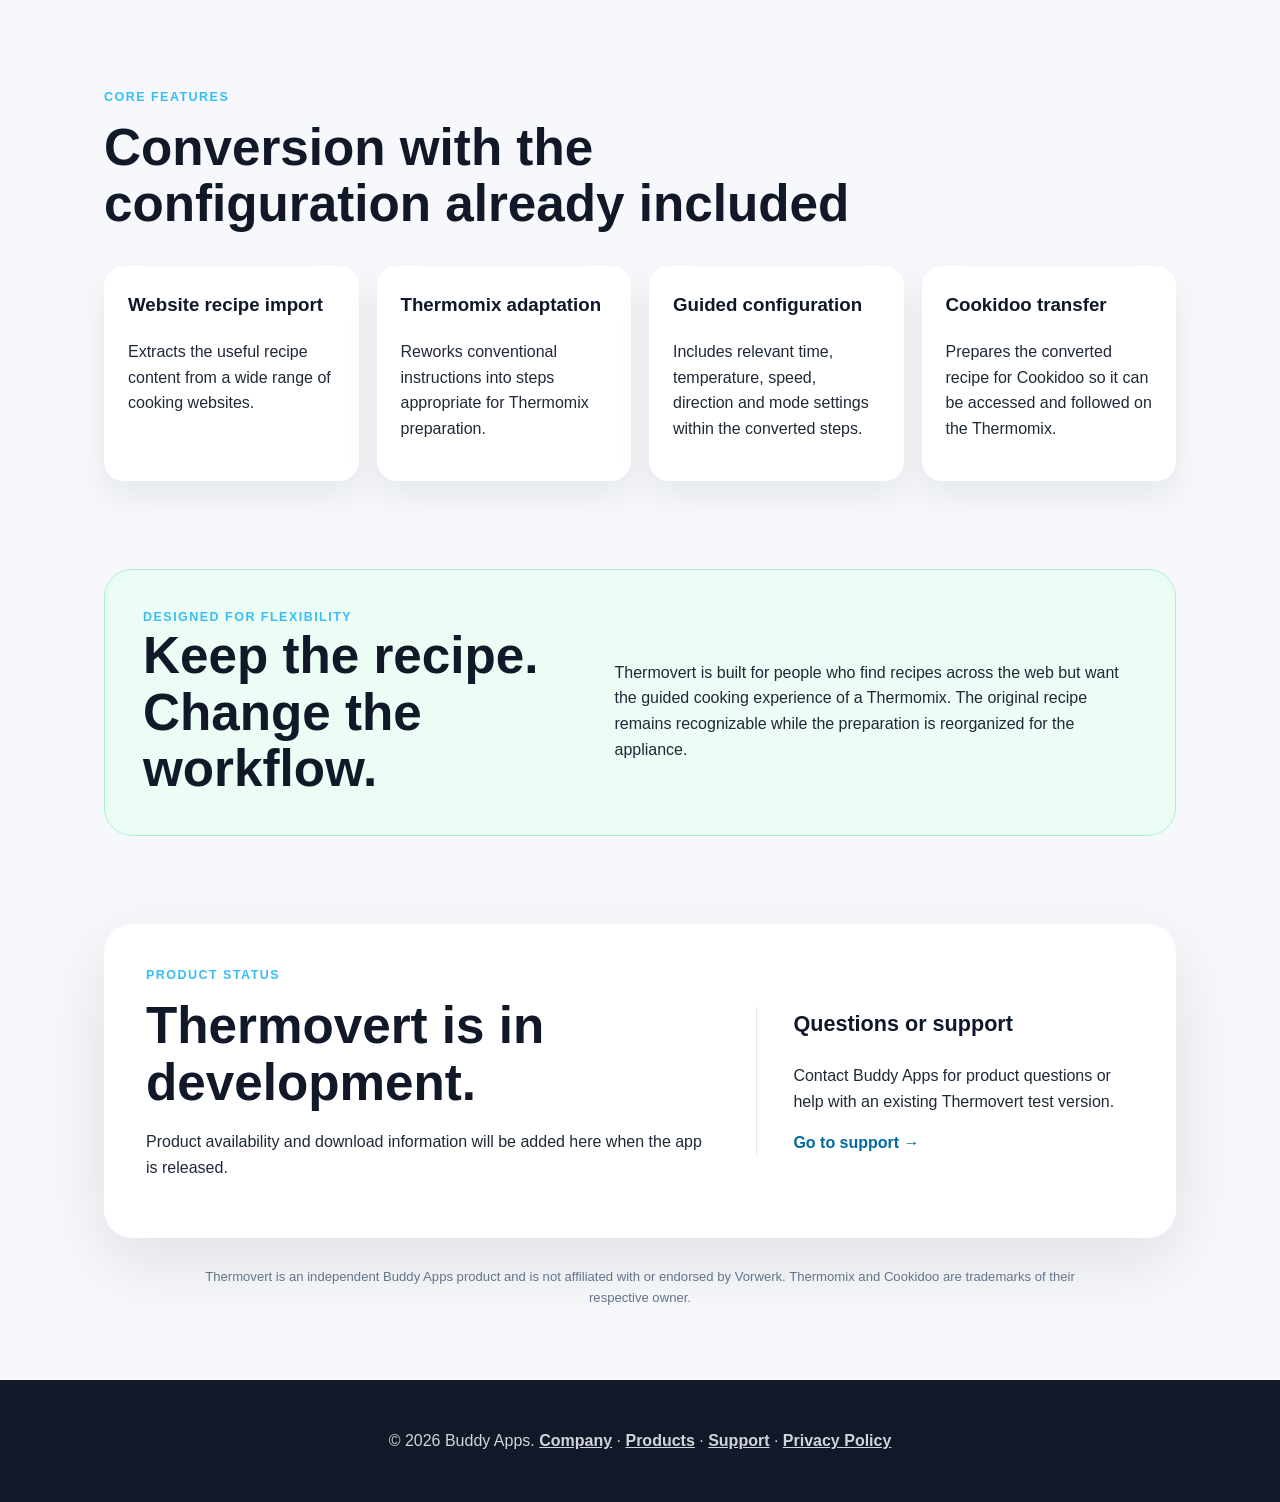
<file: products/thermovert/index.html>
<!DOCTYPE html>
<html lang="en">
<head>
<meta charset="UTF-8">
<meta name="viewport" content="width=device-width, initial-scale=1.0">
<title>Thermovert | Convert Website Recipes for Thermomix</title>
<meta name="robots" content="index, follow">
<meta name="description" content="Thermovert converts recipes from almost any website into Thermomix-ready recipes that can be sent to Cookidoo with guided settings and automation included.">
<link rel="canonical" href="https://ideabuddies.com/products/thermovert/">
<link rel="sitemap" type="application/xml" href="/sitemap.xml">
<link rel="stylesheet" href="../../styles.css">
</head>
<body>
<header class="site-header product-header thermovert-header">
<nav class="nav">
<a class="brand" href="/">Buddy Apps</a>
<div class="nav-actions">
<a class="nav-link" href="/">Company</a>
<a class="nav-link" href="#workflow">How it works</a>
<a class="nav-link" href="#features">Features</a>
<a class="nav-link" href="/support/">Support</a>
</div>
</nav>
<section class="product-hero thermovert-hero">
<div class="product-hero-copy">
<p class="eyebrow">A Buddy Apps product</p>
<h1>Thermovert</h1>
<p class="hero-text">
Turn recipes from almost any website into guided Thermomix recipes that can be sent to Cookidoo and used directly on your Thermomix.
</p>
<div class="hero-actions">
<a class="button" href="#workflow">See how it works</a>
<a class="button button-secondary" href="#features">Explore features</a>
</div>
</div>
<div class="thermovert-hero-image">
<img src="../../images/thermovert.png" alt="Line drawing of a Thermomix displaying a converted creamy tomato soup recipe with ingredients and automated cooking steps">
</div>
</section>
</header>

<main class="product-main">
<section class="product-intro">
<div>
<p class="eyebrow">Recipes without the rework</p>
<h2>Use the recipes you already find online.</h2>
</div>
<p>
Thermovert removes the manual work of adapting a conventional recipe for a Thermomix. Give it a recipe page and it organizes the ingredients and instructions, converts the cooking steps, and prepares a version that can be sent to Cookidoo.
</p>
</section>

<section id="workflow" class="workflow-section">
<div class="section-heading">
<p class="eyebrow">How it works</p>
<h2>From a website to your Thermomix</h2>
<p>Thermovert handles the conversion path from the original recipe through a guided Thermomix-ready result.</p>
</div>
<div class="process-grid thermovert-process">
<article>
<span class="process-number">01</span>
<h3>Share the recipe</h3>
<p>Paste or share a recipe from almost any website into Thermovert.</p>
</article>
<article>
<span class="process-number">02</span>
<h3>Convert the method</h3>
<p>Thermovert interprets the ingredients and directions, then adapts them into appropriate Thermomix steps.</p>
</article>
<article>
<span class="process-number">03</span>
<h3>Review the result</h3>
<p>Check the converted recipe, including quantities, timing, temperature, speed and other configuration.</p>
</article>
<article>
<span class="process-number">04</span>
<h3>Send it to Cookidoo</h3>
<p>Transfer the completed recipe so it is available with guided instructions on your Thermomix.</p>
</article>
</div>
</section>

<section id="features" class="feature-section">
<div class="section-heading">
<p class="eyebrow">Core features</p>
<h2>Conversion with the configuration already included</h2>
</div>
<div class="feature-grid four-up">
<article>
<h3>Website recipe import</h3>
<p>Extracts the useful recipe content from a wide range of cooking websites.</p>
</article>
<article>
<h3>Thermomix adaptation</h3>
<p>Reworks conventional instructions into steps appropriate for Thermomix preparation.</p>
</article>
<article>
<h3>Guided configuration</h3>
<p>Includes relevant time, temperature, speed, direction and mode settings within the converted steps.</p>
</article>
<article>
<h3>Cookidoo transfer</h3>
<p>Prepares the converted recipe for Cookidoo so it can be accessed and followed on the Thermomix.</p>
</article>
</div>
</section>

<section class="compatibility-panel">
<div>
<p class="eyebrow">Designed for flexibility</p>
<h2>Keep the recipe. Change the workflow.</h2>
</div>
<p>
Thermovert is built for people who find recipes across the web but want the guided cooking experience of a Thermomix. The original recipe remains recognizable while the preparation is reorganized for the appliance.
</p>
</section>

<section class="product-status-section">
<div>
<p class="eyebrow">Product status</p>
<h2>Thermovert is in development.</h2>
<p>Product availability and download information will be added here when the app is released.</p>
</div>
<div class="install-support">
<h3>Questions or support</h3>
<p>Contact Buddy Apps for product questions or help with an existing Thermovert test version.</p>
<a class="text-link" href="/support/">Go to support <span aria-hidden="true">→</span></a>
</div>
</section>

<p class="trademark-note">Thermovert is an independent Buddy Apps product and is not affiliated with or endorsed by Vorwerk. Thermomix and Cookidoo are trademarks of their respective owner.</p>
</main>

<footer>
<p>© 2026 Buddy Apps. <a href="/">Company</a> · <a href="/#products">Products</a> · <a href="/support/">Support</a> · <a href="/privacy/">Privacy Policy</a></p>
</footer>
</body>
</html>
</file>
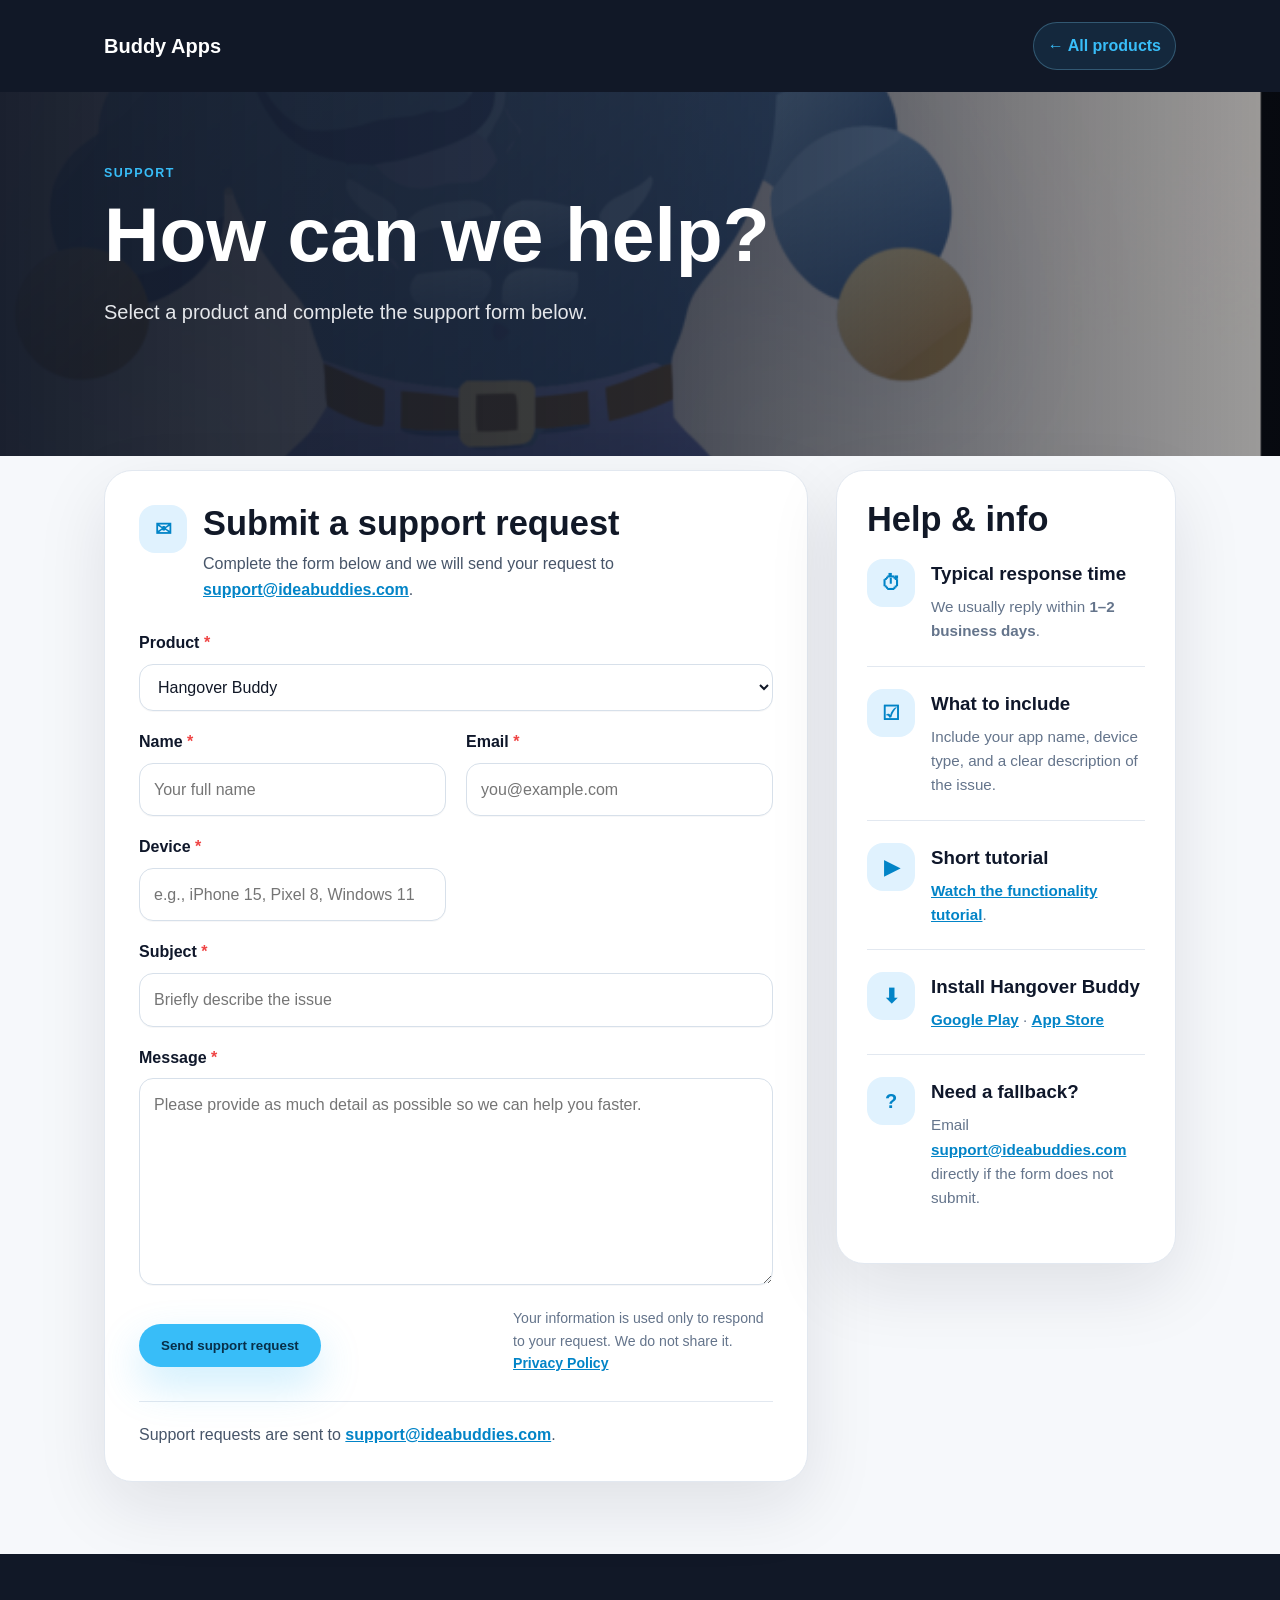
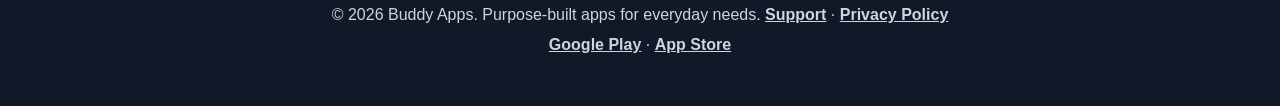
<file: support.html>
<!doctype html>
<html lang="en">
<head>
<meta charset="utf-8">
<meta name="viewport" content="width=device-width, initial-scale=1">
<title>Redirecting to Support | Buddy Apps</title>
<meta name="robots" content="noindex, follow">
<meta http-equiv="refresh" content="0; url=/support/">
<link rel="canonical" href="https://ideabuddies.com/support/">
</head>
<body>
<p>Redirecting to <a href="/support/">support</a>.</p>
</body>
</html>
</file>
<file: styles.css>
* {
box-sizing: border-box;
}

body {
margin: 0;
font-family: Arial, Helvetica, sans-serif;
background: #f6f8fb;
color: #1f2937;
line-height: 1.6;
}

.site-header {
background: #111827;
color: white;
}

.nav {
max-width: 1120px;
margin: 0 auto;
display: flex;
justify-content: space-between;
align-items: center;
padding: 22px 24px;
}

.brand {
font-weight: 800;
font-size: 1.2rem;
color: white;
text-decoration: none;
}

.nav-link {
color: #dbeafe;
text-decoration: none;
font-weight: 600;
}

.nav-actions {
display: flex;
gap: 22px;
align-items: center;
}

.nav-dropdown {
position: relative;
}

.nav-dropdown summary {
list-style: none;
cursor: pointer;
display: flex;
align-items: center;
gap: 7px;
}

.nav-dropdown summary::-webkit-details-marker {
display: none;
}

.nav-dropdown summary::after {
content: "▾";
font-size: .72rem;
transition: transform .15s ease;
}

.nav-dropdown[open] summary::after {
transform: rotate(180deg);
}

.nav-dropdown-menu {
position: absolute;
top: calc(100% + 12px);
left: 50%;
transform: translateX(-50%);
min-width: 190px;
padding: 8px;
background: white;
border: 1px solid #e2e8f0;
border-radius: 14px;
box-shadow: 0 18px 45px rgba(15,23,42,.20);
z-index: 20;
}

.nav-dropdown-menu a {
display: block;
padding: 10px 12px;
border-radius: 9px;
color: #0f172a;
font-weight: 700;
text-decoration: none;
white-space: nowrap;
}

.nav-dropdown-menu a:hover,
.nav-dropdown-menu a:focus-visible {
background: #e0f2fe;
outline: none;
}

.compact-header {
background: #111827;
}

.page-hero {
min-height: 360px;
display: flex;
align-items: center;
background:
linear-gradient(90deg, rgba(17,24,39,.95), rgba(17,24,39,.72)),
url("images/hero.jpg") center/cover no-repeat;
}

.support-section {
display: grid;
grid-template-columns: .9fr 1.1fr;
gap: 44px;
align-items: start;
background: white;
border-radius: 28px;
padding: 42px;
box-shadow: 0 24px 70px rgba(15,23,42,.10);
}

.support-copy a,
footer a {
color: inherit;
font-weight: 700;
}

.support-form {
display: grid;
gap: 12px;
}

.support-form label {
font-weight: 800;
color: #0f172a;
}

.support-form input,
.support-form select,
.support-form textarea {
width: 100%;
border: 1px solid #cbd5e1;
border-radius: 14px;
padding: 13px 14px;
font: inherit;
background: #f8fafc;
color: #111827;
}

.support-form textarea {
resize: vertical;
}

.form-button {
border: 0;
cursor: pointer;
justify-self: start;
margin-top: 8px;
}

.hero {
min-height: 620px;
display: flex;
align-items: center;
background:
linear-gradient(90deg, rgba(17,24,39,.95), rgba(17,24,39,.68), rgba(17,24,39,.22)),
url("images/hero.jpg") center/cover no-repeat;
}

.hero-content {
max-width: 1120px;
margin: 0 auto;
padding: 80px 24px;
width: 100%;
}

.eyebrow {
text-transform: uppercase;
letter-spacing: .12em;
font-size: .78rem;
font-weight: 800;
color: #38bdf8;
margin: 0 0 12px;
}

h1 {
font-size: clamp(2.7rem, 6vw, 5.4rem);
line-height: 1;
max-width: 760px;
margin: 0 0 24px;
}

.hero-text {
font-size: 1.25rem;
max-width: 620px;
color: #e5e7eb;
margin-bottom: 32px;
}

.button {
display: inline-block;
background: #38bdf8;
color: #082f49;
font-weight: 800;
padding: 14px 22px;
border-radius: 999px;
text-decoration: none;
box-shadow: 0 18px 40px rgba(56,189,248,.25);
}

.hero-actions {
display: flex;
gap: 14px;
flex-wrap: wrap;
align-items: center;
}

.button-secondary {
background: rgba(255,255,255,.12);
color: #e0f2fe;
border: 1px solid rgba(224,242,254,.38);
box-shadow: none;
}

.install-nav-link {
background: rgba(56,189,248,.16);
border: 1px solid rgba(56,189,248,.34);
padding: 8px 14px;
border-radius: 999px;
}

main {
max-width: 1120px;
margin: 0 auto;
padding: 72px 24px;
}

.intro {
display: grid;
grid-template-columns: 1fr 1.2fr;
gap: 42px;
align-items: start;
margin-bottom: 84px;
}

h2 {
font-size: clamp(2rem, 4vw, 3.2rem);
line-height: 1.1;
margin: 0 0 18px;
color: #111827;
}

.feature-grid {
display: grid;
grid-template-columns: repeat(3, 1fr);
gap: 18px;
}

.feature-grid article {
background: white;
padding: 24px;
border-radius: 20px;
box-shadow: 0 16px 35px rgba(15,23,42,.07);
}

.feature-grid h3 {
margin-top: 0;
color: #0f172a;
}

.app-section {
display: grid;
grid-template-columns: 1fr 1fr;
gap: 44px;
align-items: center;
background: white;
border-radius: 28px;
padding: 42px;
box-shadow: 0 24px 70px rgba(15,23,42,.10);
}

.app-copy ul {
padding-left: 22px;
}

.app-copy li {
margin: 8px 0;
}

.small-note {
font-size: .92rem;
color: #64748b;
background: #f1f5f9;
padding: 14px 16px;
border-radius: 14px;
}

.install-panel {
margin-top: 22px;
padding: 22px;
background: #ecfeff;
border: 1px solid #bae6fd;
border-radius: 20px;
}

.install-panel h3 {
margin: 0 0 6px;
color: #0f172a;
}

.install-panel p {
margin: 0 0 16px;
color: #475569;
}

.store-links {
display: flex;
gap: 12px;
flex-wrap: wrap;
}

.store-link {
display: inline-block;
background: #111827;
color: #ffffff;
font-weight: 800;
text-decoration: none;
padding: 12px 16px;
border-radius: 14px;
}

.footer-install-links {
margin-top: -12px;
}

.app-card {
background: linear-gradient(145deg, #e0f2fe, #f8fafc);
border-radius: 28px;
padding: 24px;
text-align: center;
}

.app-card img {
max-width: 100%;
height: auto;
display: block;
border-radius: 20px;
}

footer {
text-align: center;
padding: 32px 20px;
background: #111827;
color: #d1d5db;
}

@media (max-width: 820px) {
.nav {
flex-direction: column;
gap: 16px;
align-items: flex-start;
}

.nav-actions {
flex-wrap: wrap;
gap: 12px;
}

.nav-dropdown-menu {
left: 0;
transform: none;
}

.intro,
.app-section,
.support-section {
grid-template-columns: 1fr;
}

.feature-grid {
grid-template-columns: 1fr;
}

.hero {
min-height: 560px;
}

.nav {
align-items: flex-start;
gap: 16px;
}

.nav-actions {
flex-wrap: wrap;
justify-content: flex-end;
}
}



.form-status {
  display: none;
  margin-bottom: 18px;
  padding: 14px 16px;
  border-radius: 14px;
  background: #f1f5f9;
  color: #334155;
  font-weight: 700;
}

.form-status.visible {
  display: block;
}

.form-status.success {
  background: #dcfce7;
  color: #166534;
}

.form-status.error {
  background: #fee2e2;
  color: #991b1b;
}

.form-button:disabled {
  cursor: not-allowed;
  opacity: .65;
}

/* Support page */
.support-header {
background: #111827;
}

.support-nav {
position: relative;
z-index: 2;
}

.support-nav .brand {
font-size: 1.25rem;
}

.back-link {
color: #38bdf8;
background: rgba(56,189,248,.10);
border: 1px solid rgba(125,211,252,.28);
padding: 10px 14px;
border-radius: 999px;
}

.support-hero {
min-height: 360px;
display: flex;
align-items: center;
background:
linear-gradient(90deg, rgba(17,24,39,.96), rgba(17,24,39,.76), rgba(17,24,39,.40)),
url("images/hero.jpg") center/cover no-repeat;
}

.support-hero-content {
max-width: 1120px;
width: 100%;
margin: 0 auto;
padding: 72px 24px 96px;
}

.support-main {
margin-top: -58px;
position: relative;
z-index: 1;
}

.support-layout {
display: grid;
grid-template-columns: minmax(0, 1fr) 340px;
gap: 28px;
align-items: start;
}

.support-card {
background: white;
border: 1px solid #e2e8f0;
border-radius: 28px;
box-shadow: 0 24px 70px rgba(15,23,42,.10);
}

.support-form-card {
padding: 34px;
}

.support-card-heading {
display: flex;
gap: 16px;
align-items: flex-start;
margin-bottom: 28px;
}

.support-card-heading h2,
.support-info-card h2 {
font-size: clamp(1.55rem, 3vw, 2.15rem);
margin: 0 0 8px;
}

.support-card-heading p {
margin: 0;
color: #475569;
}

.support-card a {
color: #0284c7;
font-weight: 800;
}

.support-icon,
.info-icon {
flex: 0 0 auto;
display: inline-grid;
place-items: center;
width: 48px;
height: 48px;
border-radius: 16px;
background: #e0f2fe;
color: #0284c7;
font-weight: 900;
font-size: 1.25rem;
}

.support-form {
gap: 18px;
}

.form-grid.two-columns {
display: grid;
grid-template-columns: repeat(2, minmax(0, 1fr));
gap: 18px 20px;
}

.field-group {
display: grid;
gap: 8px;
}

.field-group label span {
color: #ef4444;
}

.support-form input,
.support-form select,
.support-form textarea {
border-color: #d7e0ea;
background: #ffffff;
box-shadow: 0 1px 0 rgba(15,23,42,.03);
transition: border-color .15s ease, box-shadow .15s ease, background .15s ease;
}

.support-form input:focus,
.support-form select:focus,
.support-form textarea:focus {
outline: none;
border-color: #38bdf8;
box-shadow: 0 0 0 4px rgba(56,189,248,.18);
background: #ffffff;
}

.support-actions {
display: flex;
justify-content: space-between;
gap: 18px;
align-items: center;
margin-top: 4px;
}

.support-actions .button {
white-space: nowrap;
}

.privacy-note {
margin: 0;
font-size: .88rem;
color: #64748b;
max-width: 260px;
}

.support-delivery-note {
margin: 26px 0 0;
padding-top: 20px;
border-top: 1px solid #e2e8f0;
color: #475569;
}

.support-info-card {
padding: 30px;
}

.support-info-card h2 {
margin-bottom: 20px;
}

.info-item {
display: grid;
grid-template-columns: 48px 1fr;
gap: 16px;
padding: 22px 0;
border-top: 1px solid #e2e8f0;
}

.info-item:first-of-type {
border-top: 0;
padding-top: 0;
}

.info-item h3 {
margin: 0 0 6px;
color: #0f172a;
}

.info-item p {
margin: 0;
color: #64748b;
font-size: .95rem;
}

@media (max-width: 900px) {
.support-layout {
grid-template-columns: 1fr;
}

.support-info-card {
order: -1;
}
}

@media (max-width: 640px) {
.support-main {
margin-top: -36px;
}

.support-form-card,
.support-info-card {
padding: 24px;
border-radius: 22px;
}

.support-card-heading,
.support-actions {
flex-direction: column;
align-items: flex-start;
}

.form-grid.two-columns {
grid-template-columns: 1fr;
}

.support-hero-content {
padding-bottom: 70px;
}
}


/* Privacy policy page */
.privacy-hero {
background:
linear-gradient(90deg, rgba(17,24,39,.96), rgba(17,24,39,.76), rgba(17,24,39,.40)),
url("images/hero.jpg") center/cover no-repeat;
}

.privacy-main {
max-width: 920px;
}

.privacy-policy {
padding: 42px;
}

.privacy-policy h2 {
font-size: clamp(1.9rem, 4vw, 2.7rem);
}

.privacy-policy h3 {
margin: 30px 0 8px;
font-size: 1.18rem;
color: #0f172a;
}

.privacy-policy p {
margin: 0 0 16px;
color: #475569;
}

.privacy-policy a {
color: #0284c7;
font-weight: 800;
}

.policy-updated {
font-size: .9rem;
font-weight: 800;
text-transform: uppercase;
letter-spacing: .08em;
color: #64748b;
}

@media (max-width: 640px) {
.privacy-policy {
padding: 24px;
border-radius: 22px;
}
}

/* Company homepage */
.business-hero {
min-height: 650px;
background:
linear-gradient(90deg, rgba(17,24,39,.97), rgba(17,24,39,.78), rgba(17,24,39,.35)),
url("images/thermovert.png") center/cover no-repeat;
}

.company-intro {
margin-bottom: 96px;
}

.section-heading {
max-width: 760px;
margin-bottom: 34px;
}

.section-heading > p:last-child {
color: #475569;
font-size: 1.08rem;
}

.approach-section {
margin-bottom: 96px;
}

.process-grid {
display: grid;
grid-template-columns: repeat(3, 1fr);
gap: 20px;
}

.process-grid article {
background: #111827;
color: #dbeafe;
padding: 30px;
border-radius: 24px;
}

.process-grid h3 {
color: white;
font-size: 1.25rem;
margin: 18px 0 10px;
}

.process-grid p {
margin-bottom: 0;
}

.process-number {
font-size: .82rem;
font-weight: 900;
letter-spacing: .12em;
color: #38bdf8;
}

.products-section {
margin-bottom: 96px;
}

.products-heading {
max-width: none;
display: grid;
grid-template-columns: 1fr 1fr;
gap: 44px;
align-items: end;
}

.products-heading > p {
margin-bottom: 20px;
}

.product-card {
display: grid;
grid-template-columns: minmax(280px, .9fr) 1.1fr;
gap: 44px;
align-items: center;
background: white;
border-radius: 28px;
padding: 32px;
box-shadow: 0 24px 70px rgba(15,23,42,.10);
}

.product-card-image {
background: linear-gradient(145deg, #e0f2fe, #f8fafc);
border-radius: 24px;
padding: 22px;
}

.product-card-image img {
display: block;
width: 100%;
height: auto;
border-radius: 18px;
}

.product-card-copy h3 {
font-size: clamp(1.8rem, 3vw, 2.6rem);
margin: 5px 0 14px;
color: #0f172a;
}

.product-label {
font-size: .8rem;
font-weight: 900;
text-transform: uppercase;
letter-spacing: .1em;
color: #0284c7;
margin: 0;
}

.text-link {
color: #0369a1;
font-weight: 900;
text-decoration: none;
}

.text-link:hover,
.text-link:focus {
text-decoration: underline;
}

.business-cta {
display: grid;
grid-template-columns: 1.1fr .9fr;
gap: 44px;
align-items: center;
background: #e0f2fe;
border: 1px solid #bae6fd;
border-radius: 28px;
padding: 40px;
}

.business-cta h2,
.business-cta p {
margin-bottom: 0;
}

/* Product page */
.product-header {
background: #111827;
}

.product-hero {
max-width: 1120px;
margin: 0 auto;
min-height: 590px;
padding: 70px 24px 90px;
display: grid;
grid-template-columns: 1.1fr .9fr;
gap: 54px;
align-items: center;
}

.product-hero h1 {
font-size: clamp(3rem, 7vw, 5.8rem);
}

.product-hero-image {
background: linear-gradient(145deg, rgba(224,242,254,.98), rgba(248,250,252,.95));
border-radius: 32px;
padding: 26px;
box-shadow: 0 30px 80px rgba(0,0,0,.28);
}

.product-hero-image img {
display: block;
width: 100%;
height: auto;
border-radius: 22px;
}

.product-main {
padding-top: 84px;
}

.product-intro {
display: grid;
grid-template-columns: 1fr 1fr;
gap: 48px;
align-items: start;
margin-bottom: 92px;
}

.product-intro > p {
font-size: 1.15rem;
color: #475569;
margin-top: 34px;
}

.feature-section {
margin-bottom: 88px;
}

.feature-grid.four-up {
grid-template-columns: repeat(4, 1fr);
}

.responsibility-panel {
display: grid;
grid-template-columns: .9fr 1.1fr;
gap: 44px;
align-items: center;
background: #fff7ed;
border: 1px solid #fed7aa;
border-radius: 28px;
padding: 38px;
margin-bottom: 88px;
}

.responsibility-panel h2,
.responsibility-panel p {
margin-bottom: 0;
}

.install-section {
display: grid;
grid-template-columns: 1.2fr .8fr;
gap: 44px;
align-items: center;
background: white;
border-radius: 28px;
padding: 42px;
box-shadow: 0 24px 70px rgba(15,23,42,.10);
}

.install-support {
border-left: 1px solid #e2e8f0;
padding-left: 36px;
}

.install-support h3 {
font-size: 1.35rem;
margin-top: 0;
color: #0f172a;
}

@media (max-width: 920px) {
.process-grid,
.feature-grid.four-up {
grid-template-columns: repeat(2, 1fr);
}

.product-hero,
.product-card,
.product-intro,
.responsibility-panel,
.install-section,
.business-cta,
.products-heading {
grid-template-columns: 1fr;
}

.product-hero-image {
max-width: 560px;
}

.install-support {
border-left: 0;
border-top: 1px solid #e2e8f0;
padding-left: 0;
padding-top: 28px;
}
}

@media (max-width: 620px) {
.process-grid,
.feature-grid.four-up {
grid-template-columns: 1fr;
}

.product-card,
.install-section,
.responsibility-panel,
.business-cta {
padding: 26px;
}

.product-hero {
padding-top: 48px;
}
}

/* Multiple product cards and Thermovert */
.product-list {
display: grid;
gap: 34px;
}

.thermovert-card-visual {
min-height: 280px;
display: flex;
align-items: center;
justify-content: center;
gap: 14px;
background: linear-gradient(145deg, #ecfdf5, #f0fdfa);
color: #134e4a;
}

.thermovert-card-visual span {
display: inline-flex;
align-items: center;
justify-content: center;
text-align: center;
}

.recipe-source,
.recipe-result {
min-height: 112px;
max-width: 155px;
padding: 18px;
border-radius: 20px;
background: white;
box-shadow: 0 16px 36px rgba(15, 118, 110, .12);
font-weight: 900;
}

.workflow-arrow {
font-size: 2rem;
font-weight: 900;
color: #0f766e;
}

.thermovert-header {
background: #102a2a;
}

.thermovert-hero-visual {
display: grid;
grid-template-columns: 1fr auto 1fr;
gap: 16px;
align-items: center;
background: linear-gradient(145deg, rgba(236,253,245,.98), rgba(240,253,250,.95));
border-radius: 32px;
padding: 26px;
box-shadow: 0 30px 80px rgba(0,0,0,.28);
color: #134e4a;
}

.workflow-card {
min-height: 230px;
display: flex;
flex-direction: column;
justify-content: center;
gap: 12px;
background: white;
border: 1px solid #ccfbf1;
border-radius: 24px;
padding: 24px;
box-shadow: 0 16px 40px rgba(15,118,110,.10);
}

.workflow-card strong {
font-size: 1.45rem;
color: #0f172a;
}

.workflow-card span:last-child {
font-size: .96rem;
line-height: 1.55;
color: #475569;
}

.workflow-kicker {
font-size: .76rem;
font-weight: 900;
letter-spacing: .1em;
text-transform: uppercase;
color: #0f766e;
}

.workflow-converter {
font-size: 2.3rem;
font-weight: 900;
color: #0f766e;
}

.workflow-section {
margin-bottom: 88px;
}

.thermovert-process {
grid-template-columns: repeat(4, 1fr);
}

.compatibility-panel {
display: grid;
grid-template-columns: .9fr 1.1fr;
gap: 44px;
align-items: center;
background: #ecfdf5;
border: 1px solid #a7f3d0;
border-radius: 28px;
padding: 38px;
margin-bottom: 88px;
}

.compatibility-panel h2,
.compatibility-panel p {
margin-bottom: 0;
}

.product-status-section {
display: grid;
grid-template-columns: 1.2fr .8fr;
gap: 44px;
align-items: center;
background: white;
border-radius: 28px;
padding: 42px;
box-shadow: 0 24px 70px rgba(15,23,42,.10);
}

.trademark-note {
max-width: 900px;
margin: 28px auto 0;
font-size: .82rem;
line-height: 1.6;
color: #64748b;
text-align: center;
}

@media (max-width: 920px) {
.thermovert-process {
grid-template-columns: repeat(2, 1fr);
}

.compatibility-panel,
.product-status-section {
grid-template-columns: 1fr;
}
}

@media (max-width: 620px) {
.thermovert-card-visual,
.thermovert-hero-visual {
grid-template-columns: 1fr;
flex-direction: column;
}

.workflow-converter,
.workflow-arrow {
transform: rotate(90deg);
}

.thermovert-process {
grid-template-columns: 1fr;
}

.compatibility-panel,
.product-status-section {
padding: 26px;
}
}


/* Thermovert product artwork */
.thermovert-card-image {
background: linear-gradient(145deg, #ecfdf5, #f8fafc);
}

.thermovert-card-image img {
aspect-ratio: 1 / 1;
object-fit: contain;
background: #fff;
}

.thermovert-hero-image {
background: #fff;
border-radius: 32px;
padding: 20px;
box-shadow: 0 30px 80px rgba(0,0,0,.28);
}

.thermovert-hero-image img {
display: block;
width: 100%;
height: auto;
border-radius: 20px;
}

@media (max-width: 620px) {
.thermovert-hero-image {
padding: 12px;
border-radius: 24px;
}
}
</file>
